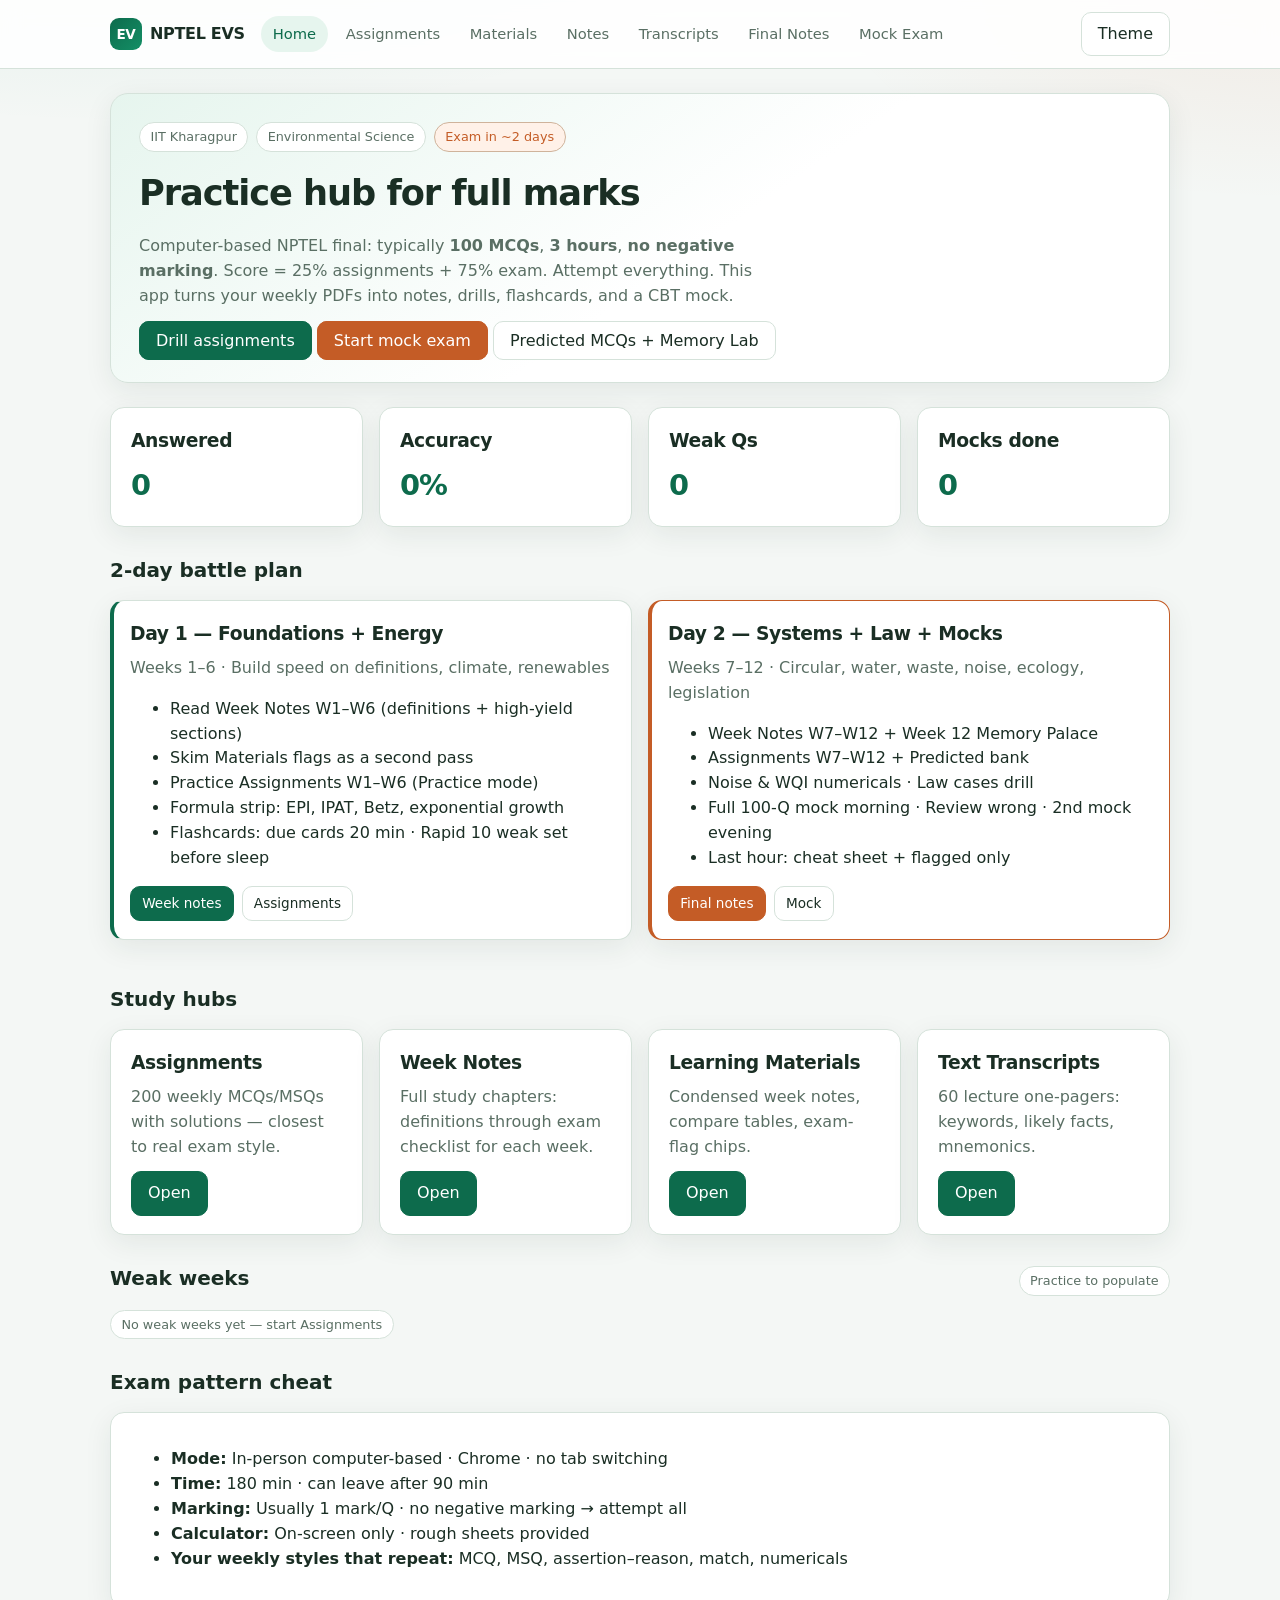
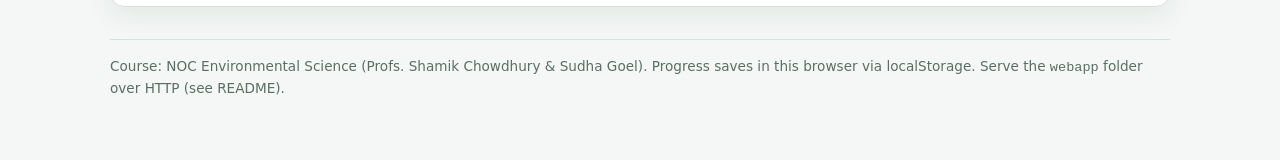
<file: index.html>
<!DOCTYPE html>
<html lang="en">
<head>
  <meta charset="UTF-8" />
  <meta name="viewport" content="width=device-width, initial-scale=1" />
  <meta name="theme-color" content="#0f766e" />
  <meta name="mobile-web-app-capable" content="yes" />
  <meta name="apple-mobile-web-app-capable" content="yes" />
  <meta name="apple-mobile-web-app-status-bar-style" content="default" />
  <meta name="apple-mobile-web-app-title" content="NPTEL EVS" />
  <link rel="manifest" href="manifest.webmanifest" />
  <link rel="apple-touch-icon" href="icons/icon-192.png" />
  <title>NPTEL EVS — 2-Day Practice Hub</title>
  <link rel="stylesheet" href="css/styles.css" />
</head>
<body>
  <header class="topbar">
    <div class="topbar-inner">
      <a class="logo" href="index.html"><span class="logo-mark">EV</span> NPTEL EVS</a>
      <nav class="nav">
        <a href="index.html" class="active">Home</a>
        <a href="assignments.html">Assignments</a>
        <a href="materials.html">Materials</a>
        <a href="notes.html">Notes</a>
        <a href="transcripts.html">Transcripts</a>
        <a href="final.html">Final Notes</a>
        <a href="mock.html">Mock Exam</a>
      </nav>
      <div class="top-actions">
        <button class="btn btn-sm" id="themeToggle" type="button">Theme</button>
      </div>
    </div>
  </header>

  <main class="wrap">
    <section class="hero">
      <div class="hero-meta">
        <span class="chip">IIT Kharagpur</span>
        <span class="chip">Environmental Science</span>
        <span class="chip hot">Exam in ~2 days</span>
      </div>
      <h1>Practice hub for full marks</h1>
      <p>
        Computer-based NPTEL final: typically <strong>100 MCQs</strong>, <strong>3 hours</strong>,
        <strong>no negative marking</strong>. Score = 25% assignments + 75% exam. Attempt everything.
        This app turns your weekly PDFs into notes, drills, flashcards, and a CBT mock.
      </p>
      <div class="actions">
        <a class="btn btn-primary" href="assignments.html">Drill assignments</a>
        <a class="btn btn-accent" href="mock.html">Start mock exam</a>
        <a class="btn" href="final.html">Predicted MCQs + Memory Lab</a>
      </div>
    </section>

    <div class="grid grid-4" id="statsGrid">
      <div class="card"><h3>Answered</h3><div class="score-big" id="statAnswered" style="font-size:1.8rem">0</div></div>
      <div class="card"><h3>Accuracy</h3><div class="score-big" id="statAcc" style="font-size:1.8rem">0%</div></div>
      <div class="card"><h3>Weak Qs</h3><div class="score-big" id="statWeak" style="font-size:1.8rem">0</div></div>
      <div class="card"><h3>Mocks done</h3><div class="score-big" id="statMocks" style="font-size:1.8rem">0</div></div>
    </div>

    <div class="section-title"><h2>2-day battle plan</h2></div>
    <div class="grid grid-2">
      <div class="card plan-day">
        <h3>Day 1 — Foundations + Energy</h3>
        <p>Weeks 1–6 · Build speed on definitions, climate, renewables</p>
        <ul>
          <li>Read Week Notes W1–W6 (definitions + high-yield sections)</li>
          <li>Skim Materials flags as a second pass</li>
          <li>Practice Assignments W1–W6 (Practice mode)</li>
          <li>Formula strip: EPI, IPAT, Betz, exponential growth</li>
          <li>Flashcards: due cards 20 min · Rapid 10 weak set before sleep</li>
        </ul>
        <div class="actions">
          <a class="btn btn-sm btn-primary" href="notes.html">Week notes</a>
          <a class="btn btn-sm" href="assignments.html">Assignments</a>
        </div>
      </div>
      <div class="card plan-day day2">
        <h3>Day 2 — Systems + Law + Mocks</h3>
        <p>Weeks 7–12 · Circular, water, waste, noise, ecology, legislation</p>
        <ul>
          <li>Week Notes W7–W12 + Week 12 Memory Palace</li>
          <li>Assignments W7–W12 + Predicted bank</li>
          <li>Noise &amp; WQI numericals · Law cases drill</li>
          <li>Full 100-Q mock morning · Review wrong · 2nd mock evening</li>
          <li>Last hour: cheat sheet + flagged only</li>
        </ul>
        <div class="actions">
          <a class="btn btn-sm btn-accent" href="final.html">Final notes</a>
          <a class="btn btn-sm" href="mock.html">Mock</a>
        </div>
      </div>
    </div>

    <div class="section-title"><h2>Study hubs</h2></div>
    <div class="grid grid-4">
      <div class="card">
        <h3>Assignments</h3>
        <p>200 weekly MCQs/MSQs with solutions — closest to real exam style.</p>
        <div class="actions"><a class="btn btn-primary" href="assignments.html">Open</a></div>
      </div>
      <div class="card">
        <h3>Week Notes</h3>
        <p>Full study chapters: definitions through exam checklist for each week.</p>
        <div class="actions"><a class="btn btn-primary" href="notes.html">Open</a></div>
      </div>
      <div class="card">
        <h3>Learning Materials</h3>
        <p>Condensed week notes, compare tables, exam-flag chips.</p>
        <div class="actions"><a class="btn btn-primary" href="materials.html">Open</a></div>
      </div>
      <div class="card">
        <h3>Text Transcripts</h3>
        <p>60 lecture one-pagers: keywords, likely facts, mnemonics.</p>
        <div class="actions"><a class="btn btn-primary" href="transcripts.html">Open</a></div>
      </div>
    </div>

    <div class="section-title"><h2>Weak weeks</h2><span class="chip" id="weakHint">Practice to populate</span></div>
    <div class="week-pills" id="weakWeeks"></div>

    <div class="section-title"><h2>Exam pattern cheat</h2></div>
    <div class="card">
      <ul>
        <li><strong>Mode:</strong> In-person computer-based · Chrome · no tab switching</li>
        <li><strong>Time:</strong> 180 min · can leave after 90 min</li>
        <li><strong>Marking:</strong> Usually 1 mark/Q · no negative marking → attempt all</li>
        <li><strong>Calculator:</strong> On-screen only · rough sheets provided</li>
        <li><strong>Your weekly styles that repeat:</strong> MCQ, MSQ, assertion–reason, match, numericals</li>
      </ul>
    </div>

    <p class="footer-note">
      Course: NOC Environmental Science (Profs. Shamik Chowdhury &amp; Sudha Goel).
      Progress saves in this browser via localStorage. Serve the <code>webapp</code> folder over HTTP (see README).
    </p>
  </main>

  <script src="js/app.js"></script>
  <script>
    async function initHome() {
      const stats = EVS.progressStats();
      document.getElementById("statAnswered").textContent = stats.answered;
      document.getElementById("statAcc").textContent = stats.accuracy + "%";
      document.getElementById("statWeak").textContent = stats.weakCount;
      document.getElementById("statMocks").textContent = stats.mocks;

      const weakMap = EVS.weekWeakMap();
      const el = document.getElementById("weakWeeks");
      const weeks = Object.keys(weakMap).map(Number).sort((a,b)=>a-b);
      if (!weeks.length) {
        el.innerHTML = '<span class="chip">No weak weeks yet — start Assignments</span>';
        return;
      }
      document.getElementById("weakHint").textContent = "More misses = higher priority";
      el.innerHTML = weeks.map(w =>
        `<a class="week-pill weak" href="assignments.html?week=${w}">W${w} · ${weakMap[w]} miss</a>`
      ).join("");
    }
    initHome();
  </script>
</body>
</html>
</file>
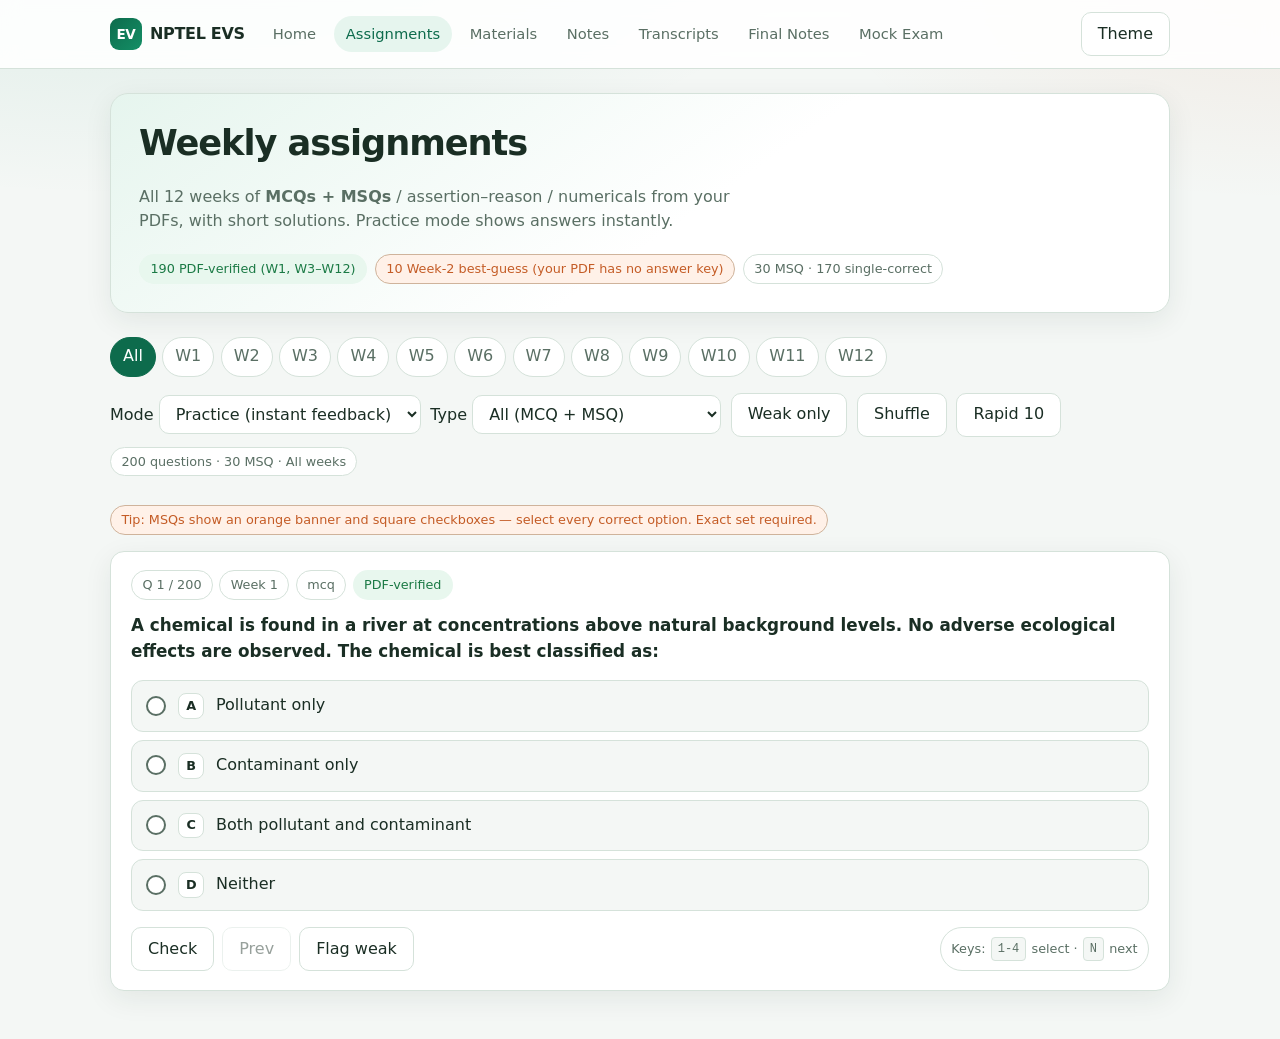
<file: assignments.html>
<!DOCTYPE html>
<html lang="en">
<head>
  <meta charset="UTF-8" />
  <meta name="viewport" content="width=device-width, initial-scale=1" />
  <meta name="theme-color" content="#0f766e" />
  <meta name="mobile-web-app-capable" content="yes" />
  <meta name="apple-mobile-web-app-capable" content="yes" />
  <meta name="apple-mobile-web-app-status-bar-style" content="default" />
  <meta name="apple-mobile-web-app-title" content="NPTEL EVS" />
  <link rel="manifest" href="manifest.webmanifest" />
  <link rel="apple-touch-icon" href="icons/icon-192.png" />
  <title>Assignments — NPTEL EVS</title>
  <link rel="stylesheet" href="css/styles.css" />
</head>
<body>
  <header class="topbar">
    <div class="topbar-inner">
      <a class="logo" href="index.html"><span class="logo-mark">EV</span> NPTEL EVS</a>
      <nav class="nav">
        <a href="index.html">Home</a>
        <a href="assignments.html" class="active">Assignments</a>
        <a href="materials.html">Materials</a>
        <a href="notes.html">Notes</a>
        <a href="transcripts.html">Transcripts</a>
        <a href="final.html">Final Notes</a>
        <a href="mock.html">Mock Exam</a>
      </nav>
      <div class="top-actions"><button class="btn btn-sm" id="themeToggle" type="button">Theme</button></div>
    </div>
  </header>

  <main class="wrap">
    <section class="hero">
      <h1>Weekly assignments</h1>
      <p>All 12 weeks of <strong>MCQs + MSQs</strong> / assertion–reason / numericals from your PDFs, with short solutions. Practice mode shows answers instantly.</p>
      <div class="hero-meta">
        <span class="chip ok">190 PDF-verified (W1, W3–W12)</span>
        <span class="chip hot">10 Week-2 best-guess (your PDF has no answer key)</span>
        <span class="chip">30 MSQ · 170 single-correct</span>
      </div>
    </section>

    <div class="week-pills" id="weekPills"></div>

    <div class="toolbar">
      <label>Mode
        <select id="modeSelect">
          <option value="practice">Practice (instant feedback)</option>
          <option value="quiz">Quiz (score at end)</option>
        </select>
      </label>
      <label>Type
        <select id="typeSelect">
          <option value="all">All (MCQ + MSQ)</option>
          <option value="mcq">MCQ only (single correct)</option>
          <option value="msq">MSQ only (multi-select)</option>
        </select>
      </label>
      <button class="btn" id="btnWeak">Weak only</button>
      <button class="btn" id="btnShuffle">Shuffle</button>
      <button class="btn btn-accent" id="btnRapid">Rapid 10</button>
      <span class="chip" id="setInfo"></span>
    </div>
    <p class="chip hot" style="margin-bottom:1rem">
      Tip: MSQs show an orange banner and square checkboxes — select every correct option. Exact set required.
    </p>

    <div id="notesPanel" class="card" style="margin-bottom:1rem;display:none"></div>
    <div id="quizRoot"></div>
  </main>

  <script src="js/app.js"></script>
  <script src="js/quiz.js"></script>
  <script>
    let allQs = [];
    let weeksMeta = [];
    let engine = null;
    let currentWeek = 0; // 0 = all
    let weakOnly = false;
    let typeFilter = "all";

    async function init() {
      const [assign, weeks, materials] = await Promise.all([
        EVS.fetchJSON("data/assignments.json"),
        EVS.fetchJSON("data/weeks.json"),
        EVS.fetchJSON("data/materials-notes.json"),
      ]);
      weeksMeta = weeks;
      allQs = EVS.flattenAssignments(assign);
      window._materials = materials;

      const params = new URLSearchParams(location.search);
      currentWeek = Number(params.get("week") || 0);

      const pills = document.getElementById("weekPills");
      pills.innerHTML =
        `<button class="week-pill ${currentWeek===0?"active":""}" data-w="0">All</button>` +
        weeks.map(w =>
          `<button class="week-pill ${currentWeek===w.week?"active":""}" data-w="${w.week}">W${w.week}</button>`
        ).join("");
      pills.querySelectorAll(".week-pill").forEach(b => {
        b.onclick = () => {
          currentWeek = Number(b.dataset.w);
          pills.querySelectorAll(".week-pill").forEach(x => x.classList.remove("active"));
          b.classList.add("active");
          loadSet();
        };
      });

      document.getElementById("modeSelect").onchange = () => loadSet();
      document.getElementById("typeSelect").onchange = (e) => {
        typeFilter = e.target.value;
        loadSet();
      };
      document.getElementById("btnWeak").onclick = () => {
        weakOnly = !weakOnly;
        document.getElementById("btnWeak").classList.toggle("btn-primary", weakOnly);
        loadSet();
      };
      document.getElementById("btnShuffle").onclick = () => loadSet(true);
      document.getElementById("btnRapid").onclick = () => {
        let pool = filterQs();
        pool = EVS.shuffle(pool).slice(0, 10);
        startEngine(pool, "quiz");
        document.getElementById("setInfo").textContent = `Rapid 10 · ${pool.length} Qs`;
      };

      engine = QuizEngine.create(document.getElementById("quizRoot"));
      loadSet();
    }

    function isMulti(q) {
      return q.multi === true || q.type === "msq" || Array.isArray(q.answer);
    }

    function filterQs() {
      let qs = allQs;
      if (currentWeek) qs = qs.filter(q => q.week === currentWeek);
      if (typeFilter === "msq") qs = qs.filter(isMulti);
      if (typeFilter === "mcq") qs = qs.filter(q => !isMulti(q));
      if (weakOnly) {
        const weak = new Set(EVS.getStore().weakIds || []);
        const missed = Object.entries(EVS.getStore().answered || {})
          .filter(([, v]) => !v.correct)
          .map(([id]) => id);
        missed.forEach(id => weak.add(id));
        const filtered = qs.filter(q => weak.has(q.id));
        if (filtered.length) qs = filtered;
      }
      return qs;
    }

    function loadSet(shuffle = false) {
      let qs = filterQs();
      if (shuffle) qs = EVS.shuffle(qs);
      const mode = document.getElementById("modeSelect").value;
      startEngine(qs, mode);
      const msqN = qs.filter(isMulti).length;
      document.getElementById("setInfo").textContent = `${qs.length} questions` +
        (msqN ? ` · ${msqN} MSQ` : "") +
        (currentWeek ? ` · Week ${currentWeek}` : " · All weeks") +
        (typeFilter !== "all" ? ` · ${typeFilter}` : "") +
        (weakOnly ? " · weak filter" : "");

      // mini notes for selected week
      const panel = document.getElementById("notesPanel");
      if (currentWeek && window._materials) {
        const note = (window._materials.weeks || []).find(w => w.week === currentWeek);
        if (note) {
          panel.style.display = "block";
          panel.innerHTML = `
            <h3 style="margin-top:0">${note.title}</h3>
            <div class="flag-row">${(note.examFlags||[]).slice(0,8).map(f=>`<span class="flag">${f}</span>`).join("")}</div>
            <p style="margin:0;color:var(--muted)">Must remember: ${(note.mustRemember||[]).slice(0,3).join(" · ")}</p>
            <a class="btn btn-sm" style="margin-top:0.5rem" href="notes.html?week=${currentWeek}">Full week notes</a>`;
        }
      } else {
        panel.style.display = "none";
      }
    }

    function startEngine(qs, mode) {
      engine.setMode(mode);
      engine.setQuestions(qs);
    }

    init().catch(err => {
      document.getElementById("quizRoot").innerHTML =
        `<div class="empty">Could not load data. Serve this folder over HTTP.<br>${err.message}</div>`;
    });
  </script>
</body>
</html>
</file>
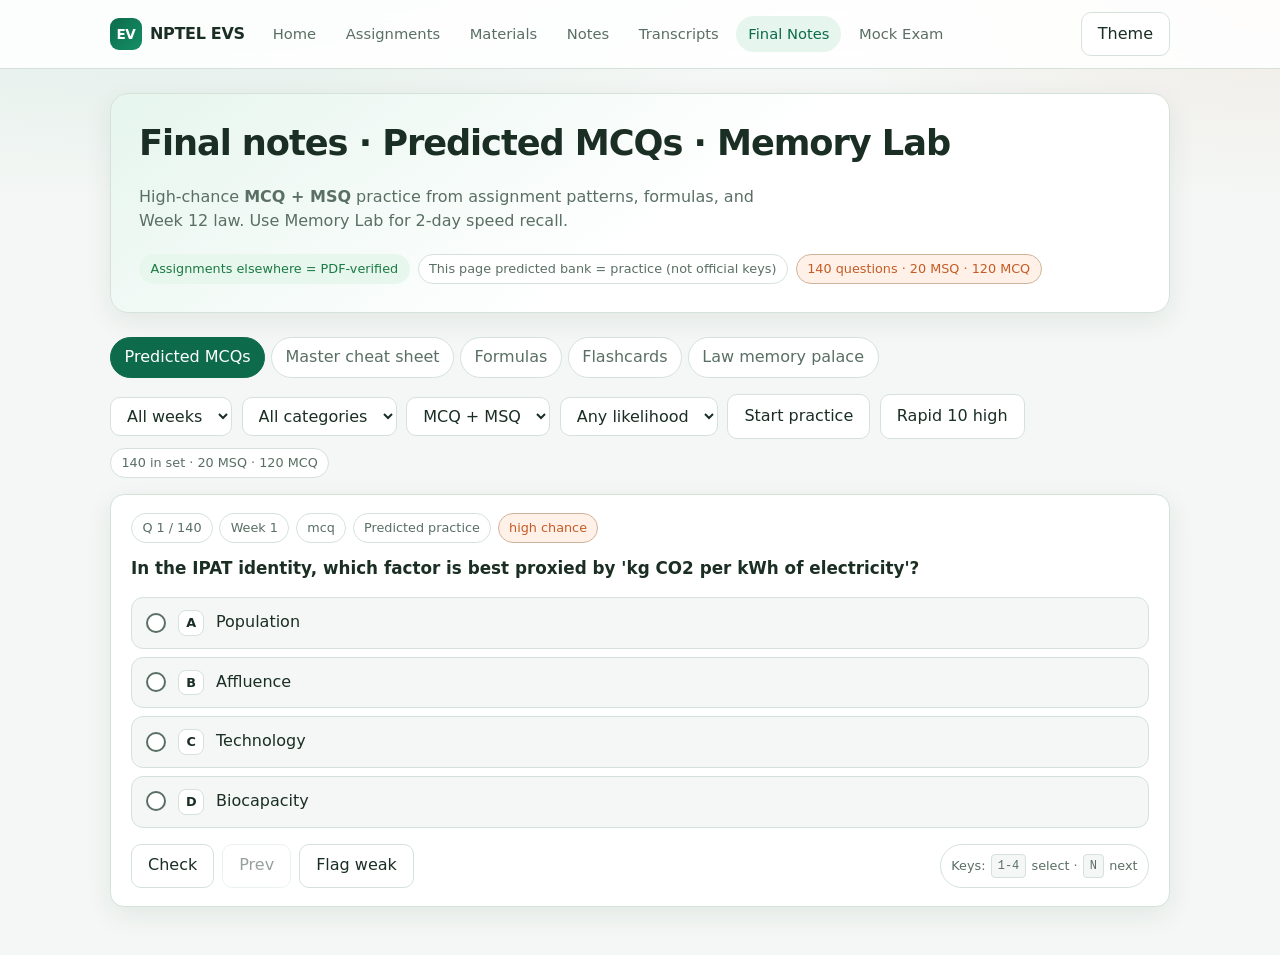
<file: final.html>
<!DOCTYPE html>
<html lang="en">
<head>
  <meta charset="UTF-8" />
  <meta name="viewport" content="width=device-width, initial-scale=1" />
  <meta name="theme-color" content="#0f766e" />
  <meta name="mobile-web-app-capable" content="yes" />
  <meta name="apple-mobile-web-app-capable" content="yes" />
  <meta name="apple-mobile-web-app-status-bar-style" content="default" />
  <meta name="apple-mobile-web-app-title" content="NPTEL EVS" />
  <link rel="manifest" href="manifest.webmanifest" />
  <link rel="apple-touch-icon" href="icons/icon-192.png" />
  <title>Final Notes & Predicted MCQs — NPTEL EVS</title>
  <link rel="stylesheet" href="css/styles.css" />
</head>
<body>
  <header class="topbar">
    <div class="topbar-inner">
      <a class="logo" href="index.html"><span class="logo-mark">EV</span> NPTEL EVS</a>
      <nav class="nav">
        <a href="index.html">Home</a>
        <a href="assignments.html">Assignments</a>
        <a href="materials.html">Materials</a>
        <a href="notes.html">Notes</a>
        <a href="transcripts.html">Transcripts</a>
        <a href="final.html" class="active">Final Notes</a>
        <a href="mock.html">Mock Exam</a>
      </nav>
      <div class="top-actions"><button class="btn btn-sm" id="themeToggle" type="button">Theme</button></div>
    </div>
  </header>

  <main class="wrap">
    <section class="hero">
      <h1>Final notes · Predicted MCQs · Memory Lab</h1>
      <p>High-chance <strong>MCQ + MSQ</strong> practice from assignment patterns, formulas, and Week 12 law. Use Memory Lab for 2-day speed recall.</p>
      <div class="hero-meta">
        <span class="chip ok">Assignments elsewhere = PDF-verified</span>
        <span class="chip">This page predicted bank = practice (not official keys)</span>
        <span class="chip hot" id="predMixInfo">Loading…</span>
      </div>
    </section>

    <div class="tabs" id="tabs">
      <button class="tab active" data-tab="predicted">Predicted MCQs</button>
      <button class="tab" data-tab="cheat">Master cheat sheet</button>
      <button class="tab" data-tab="formulas">Formulas</button>
      <button class="tab" data-tab="flash">Flashcards</button>
      <button class="tab" data-tab="palace">Law memory palace</button>
    </div>

    <section id="panel-predicted">
      <div class="toolbar">
        <select id="predWeek">
          <option value="0">All weeks</option>
        </select>
        <select id="predCat">
          <option value="">All categories</option>
          <option value="definition">Definition</option>
          <option value="formula">Formula</option>
          <option value="law">Law</option>
          <option value="numerical">Numerical</option>
          <option value="concept">Concept</option>
        </select>
        <select id="predType">
          <option value="">MCQ + MSQ</option>
          <option value="mcq">MCQ only</option>
          <option value="msq">MSQ only</option>
        </select>
        <select id="predLike">
          <option value="">Any likelihood</option>
          <option value="high">High chance</option>
          <option value="medium">Medium</option>
        </select>
        <button class="btn btn-primary" id="predStart">Start practice</button>
        <button class="btn btn-accent" id="predRapid">Rapid 10 high</button>
        <span class="chip" id="predInfo"></span>
      </div>
      <div id="predQuiz"></div>
    </section>

    <section id="panel-cheat" hidden>
      <div class="card" id="cheatRoot"></div>
    </section>

    <section id="panel-formulas" hidden>
      <div class="formula-grid" id="formulaRoot"></div>
    </section>

    <section id="panel-flash" hidden>
      <div class="toolbar">
        <select id="flashWeek"><option value="0">All weeks</option></select>
        <button class="btn" id="flashDue">Due only</button>
        <button class="btn btn-primary" id="flashAll">Full deck</button>
      </div>
      <div id="flashRoot"></div>
    </section>

    <section id="panel-palace" hidden>
      <div class="grid grid-2">
        <div class="card">
          <h2 style="margin-top:0">Week 12 law path</h2>
          <p>Walk the story in order — say each cue aloud, then the doctrine.</p>
          <div class="palace" id="palaceRoot"></div>
        </div>
        <div class="card">
          <h2 style="margin-top:0">Mnemonics &amp; compare hooks</h2>
          <div id="mnemRoot"></div>
        </div>
      </div>
    </section>
  </main>

  <script src="js/app.js"></script>
  <script src="js/quiz.js"></script>
  <script src="js/flashcards.js"></script>
  <script>
    let predicted = [];
    let formulas = [];
    let flashcards = [];
    let mnemonics = null;
    let materials = null;
    let predEngine = null;
    let flashEngine = null;

    async function init() {
      const [pred, form, flash, mnem, mats, weeks] = await Promise.all([
        EVS.fetchJSON("data/predicted.json"),
        EVS.fetchJSON("data/formulas.json"),
        EVS.fetchJSON("data/flashcards.json"),
        EVS.fetchJSON("data/mnemonics.json"),
        EVS.fetchJSON("data/materials-notes.json"),
        EVS.fetchJSON("data/weeks.json"),
      ]);
      predicted = pred.questions || [];
      formulas = Array.isArray(form) ? form : (form.formulas || []);
      flashcards = flash.cards || [];
      mnemonics = mnem;
      materials = mats;

      const weekOpts = weeks.map(w => `<option value="${w.week}">Week ${w.week}</option>`).join("");
      document.getElementById("predWeek").innerHTML += weekOpts;
      document.getElementById("flashWeek").innerHTML += weekOpts;

      document.getElementById("tabs").addEventListener("click", (e) => {
        const t = e.target.closest(".tab");
        if (!t) return;
        document.querySelectorAll(".tab").forEach(x => x.classList.remove("active"));
        t.classList.add("active");
        ["predicted","cheat","formulas","flash","palace"].forEach(id => {
          document.getElementById("panel-" + id).hidden = t.dataset.tab !== id;
        });
        if (t.dataset.tab === "cheat") renderCheat();
        if (t.dataset.tab === "formulas") renderFormulas();
        if (t.dataset.tab === "palace") renderPalace();
        if (t.dataset.tab === "flash") startFlash(false);
      });

      predEngine = QuizEngine.create(document.getElementById("predQuiz"));
      flashEngine = Flashcards.create(document.getElementById("flashRoot"), flashcards);

      document.getElementById("predStart").onclick = () => startPred(false);
      document.getElementById("predRapid").onclick = () => startPred(true);
      ["predWeek", "predCat", "predLike", "predType"].forEach((id) => {
        document.getElementById(id).onchange = () => startPred(false);
      });
      document.getElementById("flashDue").onclick = () => startFlash(true);
      document.getElementById("flashAll").onclick = () => startFlash(false);

      predicted = predicted.map((q) =>
        EVS.normalizeQuestion({ ...q, source: "predicted", trust: "predicted", verified: false })
      );
      const msqAll = predicted.filter(isMulti).length;
      document.getElementById("predMixInfo").textContent =
        `${predicted.length} questions · ${msqAll} MSQ · ${predicted.length - msqAll} MCQ`;
      startPred(false);
    }

    function isMulti(q) {
      return q.multi === true || q.type === "msq" || Array.isArray(q.answer);
    }

    function filterPred() {
      const w = Number(document.getElementById("predWeek").value);
      const cat = document.getElementById("predCat").value;
      const like = document.getElementById("predLike").value;
      const typ = document.getElementById("predType").value;
      return predicted.filter(q => {
        if (w && q.week !== w) return false;
        if (cat && q.category !== cat) return false;
        if (like && q.likelihood !== like) return false;
        if (typ === "msq" && !isMulti(q)) return false;
        if (typ === "mcq" && isMulti(q)) return false;
        return true;
      });
    }

    function startPred(rapidHigh) {
      let qs = filterPred();
      if (rapidHigh) {
        // Mix high-chance MCQ + MSQ (at least 3 MSQ when available)
        const high = predicted.filter((q) => q.likelihood === "high");
        const highMsq = EVS.shuffle(high.filter(isMulti));
        const highMcq = EVS.shuffle(high.filter((q) => !isMulti(q)));
        const msqTake = Math.min(3, highMsq.length);
        qs = EVS.shuffle([
          ...highMsq.slice(0, msqTake),
          ...highMcq.slice(0, 10 - msqTake),
        ]).slice(0, 10);
        // Still respect type filter if user set MSQ/MCQ only
        const typ = document.getElementById("predType").value;
        if (typ === "msq") qs = EVS.shuffle(highMsq).slice(0, 10);
        if (typ === "mcq") qs = EVS.shuffle(highMcq).slice(0, 10);
      }
      predEngine.setMode("practice");
      predEngine.setQuestions(qs);
      const msqN = qs.filter(isMulti).length;
      document.getElementById("predInfo").textContent =
        `${qs.length} in set · ${msqN} MSQ · ${qs.length - msqN} MCQ`;
    }

    function renderCheat() {
      const weeks = materials.weeks || [];
      document.getElementById("cheatRoot").innerHTML = weeks.map(n => `
        <div class="note-block" style="border-bottom:1px solid var(--line);padding-bottom:1rem;margin-bottom:1rem">
          <h3 style="margin:0 0 0.4rem">Week ${n.week}: ${esc(n.title)}</h3>
          <div class="flag-row">${(n.examFlags||[]).slice(0,10).map(f=>`<span class="flag">${esc(f)}</span>`).join("")}</div>
          <ul>${(n.mustRemember||[]).map(x=>`<li>${esc(x)}</li>`).join("")}</ul>
        </div>
      `).join("");
    }

    function renderFormulas() {
      document.getElementById("formulaRoot").innerHTML = formulas.map(f => `
        <div class="formula-card">
          <div class="chip">Week ${f.week}</div>
          <h3 style="margin:0.4rem 0">${esc(f.name)}</h3>
          <code>${esc(f.formula)}</code>
          <p style="font-size:0.88rem;margin:0.35rem 0"><strong>Vars:</strong> ${esc(f.variables)}</p>
          <p style="font-size:0.88rem;margin:0;color:var(--muted)">${esc(f.example)}</p>
          <p style="font-size:0.85rem;margin:0.4rem 0 0;color:var(--brand)">${esc(f.tip)}</p>
        </div>
      `).join("");
    }

    function startFlash(dueOnly) {
      const w = Number(document.getElementById("flashWeek").value);
      let cards = flashcards;
      if (w) cards = cards.filter(c => c.week === w);
      flashEngine.setCards(cards, dueOnly);
    }

    function renderPalace() {
      const steps = mnemonics.memoryPalace?.steps || [];
      document.getElementById("palaceRoot").innerHTML = `
        <p class="chip hot">${esc(mnemonics.memoryPalace?.title || "Memory palace")}</p>
        ${steps.map(s => `
          <div class="palace-step">
            <div class="palace-num">${s.order}</div>
            <div>
              <strong>${esc(s.cue)}</strong>
              <div style="color:var(--muted)">${esc(s.fact)}</div>
            </div>
          </div>
        `).join("")}
      `;
      const mnems = mnemonics.mnemonics || [];
      const hooks = mnemonics.compareHooks || [];
      document.getElementById("mnemRoot").innerHTML = `
        <div class="note-block">
          <h4>Mnemonics</h4>
          <ul>${mnems.map(m => {
            if (typeof m === "string") return `<li>${esc(m)}</li>`;
            const body = [m.expansion, m.hook].filter(Boolean).join(" — ");
            return `<li><strong>${esc(m.title || m.name || "")}:</strong> ${esc(body)}</li>`;
          }).join("")}</ul>
        </div>
        <div class="note-block">
          <h4>Compare hooks</h4>
          <ul>${hooks.map(h => {
            if (typeof h === "string") return `<li>${esc(h)}</li>`;
            return `<li><strong>${esc(h.pair || h.title || "")}:</strong> ${esc(h.hook || h.note || "")}</li>`;
          }).join("")}</ul>
        </div>
      `;
    }

    function esc(s) {
      return String(s||"").replace(/&/g,"&amp;").replace(/</g,"&lt;").replace(/>/g,"&gt;");
    }

    init().catch(e => {
      document.getElementById("predQuiz").innerHTML = `<div class="empty">${e.message}</div>`;
    });
  </script>
</body>
</html>
</file>
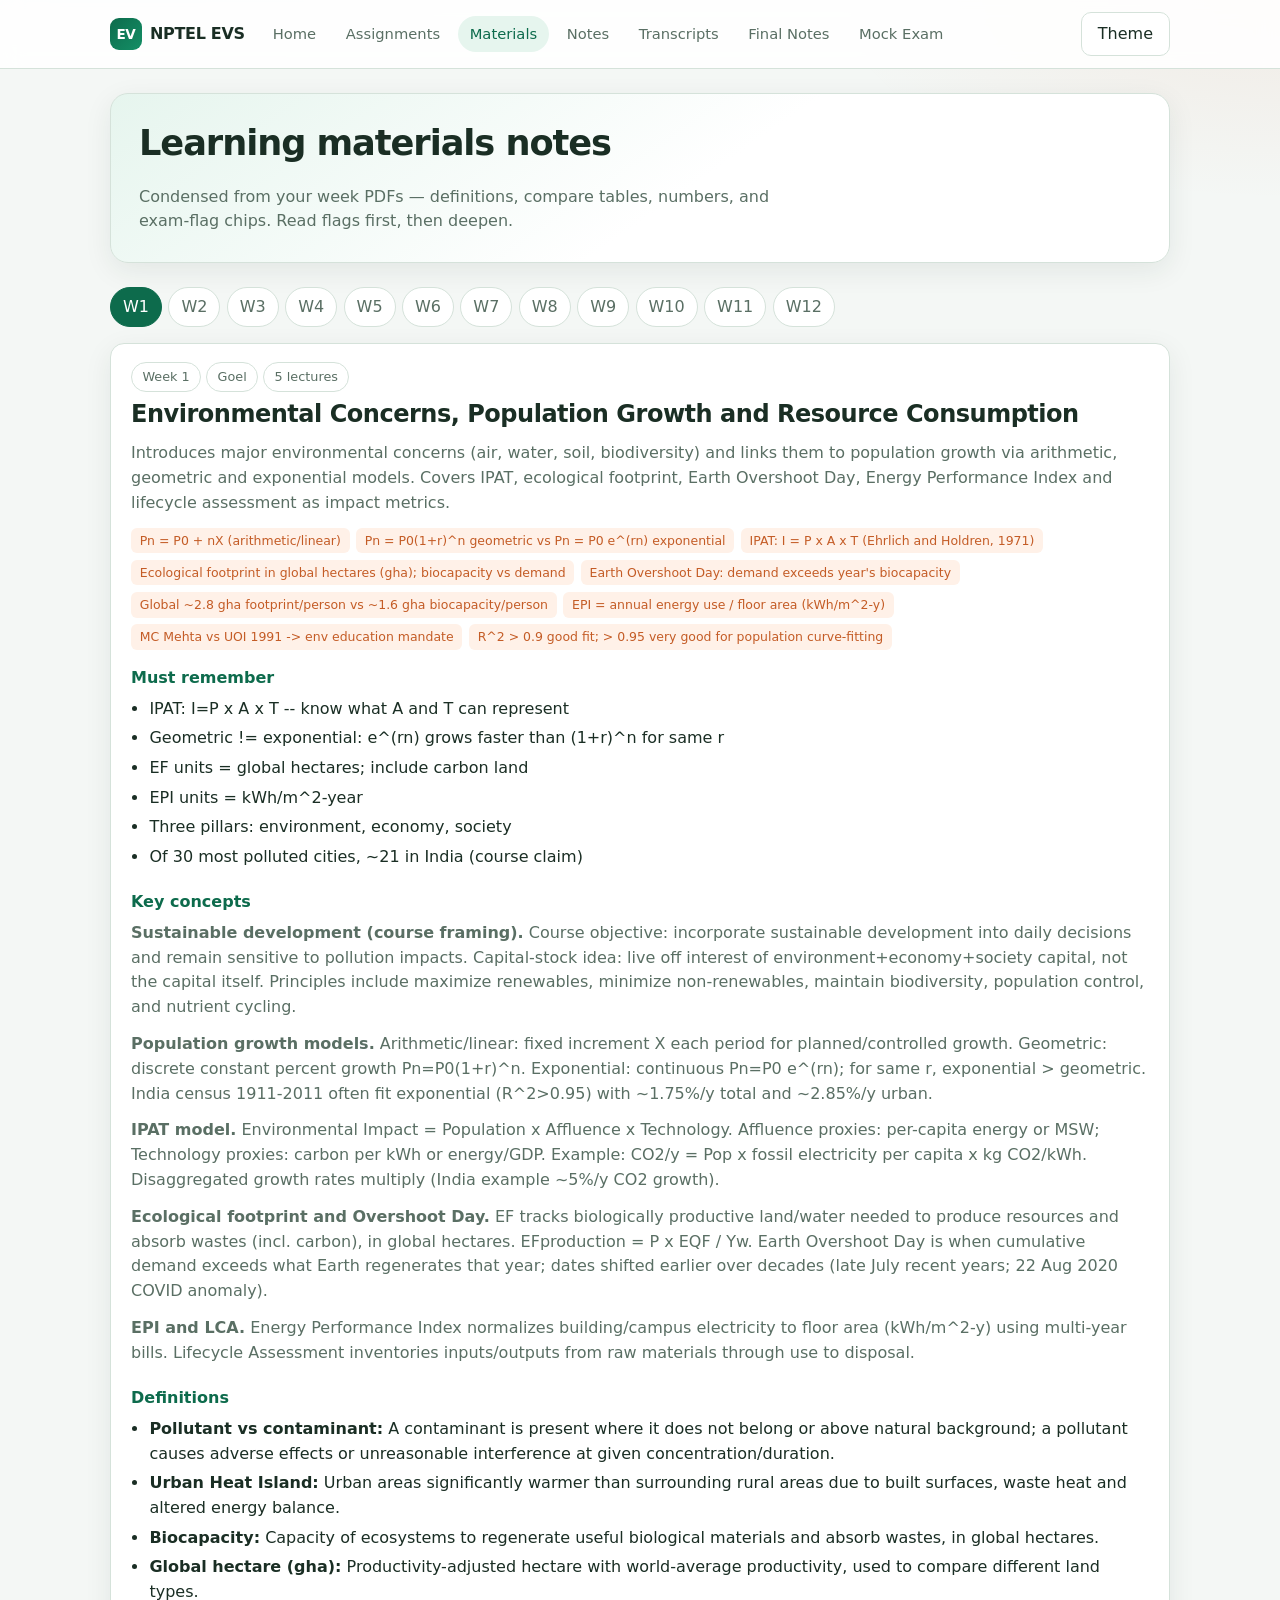
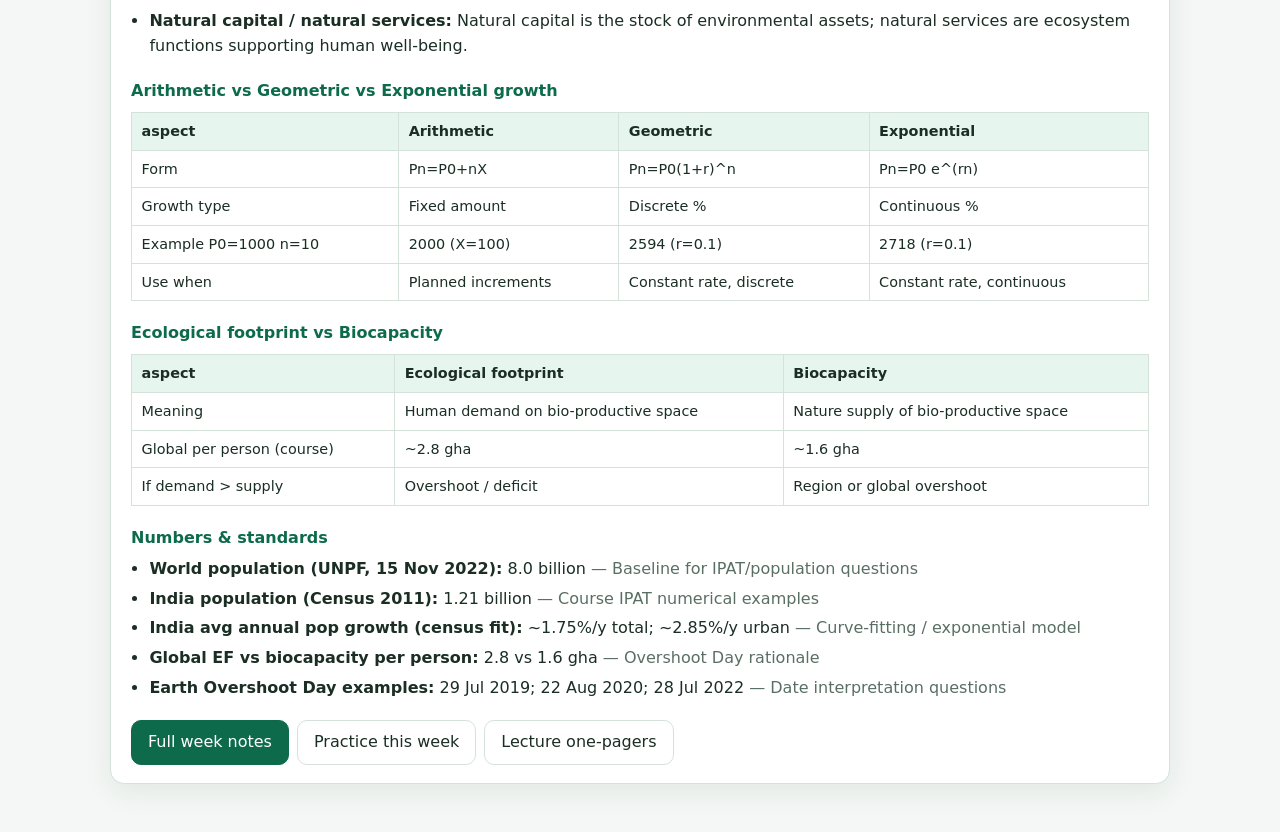
<file: materials.html>
<!DOCTYPE html>
<html lang="en">
<head>
  <meta charset="UTF-8" />
  <meta name="viewport" content="width=device-width, initial-scale=1" />
  <meta name="theme-color" content="#0f766e" />
  <meta name="mobile-web-app-capable" content="yes" />
  <meta name="apple-mobile-web-app-capable" content="yes" />
  <meta name="apple-mobile-web-app-status-bar-style" content="default" />
  <meta name="apple-mobile-web-app-title" content="NPTEL EVS" />
  <link rel="manifest" href="manifest.webmanifest" />
  <link rel="apple-touch-icon" href="icons/icon-192.png" />
  <title>Learning Materials — NPTEL EVS</title>
  <link rel="stylesheet" href="css/styles.css" />
</head>
<body>
  <header class="topbar">
    <div class="topbar-inner">
      <a class="logo" href="index.html"><span class="logo-mark">EV</span> NPTEL EVS</a>
      <nav class="nav">
        <a href="index.html">Home</a>
        <a href="assignments.html">Assignments</a>
        <a href="materials.html" class="active">Materials</a>
        <a href="notes.html">Notes</a>
        <a href="transcripts.html">Transcripts</a>
        <a href="final.html">Final Notes</a>
        <a href="mock.html">Mock Exam</a>
      </nav>
      <div class="top-actions"><button class="btn btn-sm" id="themeToggle" type="button">Theme</button></div>
    </div>
  </header>

  <main class="wrap">
    <section class="hero">
      <h1>Learning materials notes</h1>
      <p>Condensed from your week PDFs — definitions, compare tables, numbers, and exam-flag chips. Read flags first, then deepen.</p>
    </section>

    <div class="week-pills" id="weekPills"></div>
    <div id="content"></div>
  </main>

  <script src="js/app.js"></script>
  <script>
    async function init() {
      const [notes, weeks] = await Promise.all([
        EVS.fetchJSON("data/materials-notes.json"),
        EVS.fetchJSON("data/weeks.json"),
      ]);
      const params = new URLSearchParams(location.search);
      let week = Number(params.get("week") || 1);

      const pills = document.getElementById("weekPills");
      pills.innerHTML = weeks.map(w =>
        `<button class="week-pill ${w.week===week?"active":""}" data-w="${w.week}">W${w.week}</button>`
      ).join("");

      function show(wnum) {
        week = wnum;
        pills.querySelectorAll(".week-pill").forEach(b => {
          b.classList.toggle("active", Number(b.dataset.w) === week);
        });
        const n = (notes.weeks || []).find(x => x.week === week);
        const meta = weeks.find(x => x.week === week);
        if (!n) {
          document.getElementById("content").innerHTML = `<div class="empty">No notes for week ${week}</div>`;
          return;
        }
        EVS.markNoteRead("materials", String(week));

        const comparisons = (n.comparisons || []).map(c => {
          const rows = (c.rows || []).map((r,i) =>
            `<tr>${r.map(cell => i===0?`<th>${esc(cell)}</th>`:`<td>${esc(cell)}</td>`).join("")}</tr>`
          ).join("");
          return `<div class="note-block"><h4>${esc(c.title)}</h4><table class="compare">${rows}</table></div>`;
        }).join("");

        document.getElementById("content").innerHTML = `
          <div class="card">
            <div class="q-meta">
              <span class="chip">Week ${n.week}</span>
              <span class="chip">${esc(meta?.faculty || "")}</span>
              <span class="chip">${(meta?.lectures||[]).length} lectures</span>
            </div>
            <h2 style="margin-top:0.25rem">${esc(n.title)}</h2>
            <p>${esc(meta?.summary || "")}</p>
            <div class="flag-row">${(n.examFlags||[]).map(f=>`<span class="flag">${esc(f)}</span>`).join("")}</div>

            <div class="note-block">
              <h4>Must remember</h4>
              <ul>${(n.mustRemember||[]).map(x=>`<li>${esc(x)}</li>`).join("")}</ul>
            </div>

            <div class="note-block">
              <h4>Key concepts</h4>
              ${(n.concepts||[]).map(c=>`<p><strong>${esc(c.name)}.</strong> ${esc(c.note)}</p>`).join("")}
            </div>

            <div class="note-block">
              <h4>Definitions</h4>
              <ul>${(n.definitions||[]).map(d=>`<li><strong>${esc(d.term)}:</strong> ${esc(d.definition)}</li>`).join("")}</ul>
            </div>

            ${comparisons}

            <div class="note-block">
              <h4>Numbers &amp; standards</h4>
              <ul>${(n.numbers||[]).map(x=>`<li><strong>${esc(x.label)}:</strong> ${esc(x.value)} <span style="color:var(--muted)">— ${esc(x.why||"")}</span></li>`).join("")}</ul>
            </div>

            <div class="actions">
              <a class="btn btn-primary" href="notes.html?week=${week}">Full week notes</a>
              <a class="btn" href="assignments.html?week=${week}">Practice this week</a>
              <a class="btn" href="transcripts.html?week=${week}">Lecture one-pagers</a>
            </div>
          </div>`;
      }

      pills.querySelectorAll(".week-pill").forEach(b => {
        b.onclick = () => show(Number(b.dataset.w));
      });
      show(week);
    }

    function esc(s) {
      return String(s||"").replace(/&/g,"&amp;").replace(/</g,"&lt;").replace(/>/g,"&gt;");
    }

    init().catch(e => {
      document.getElementById("content").innerHTML = `<div class="empty">${e.message}</div>`;
    });
  </script>
</body>
</html>
</file>
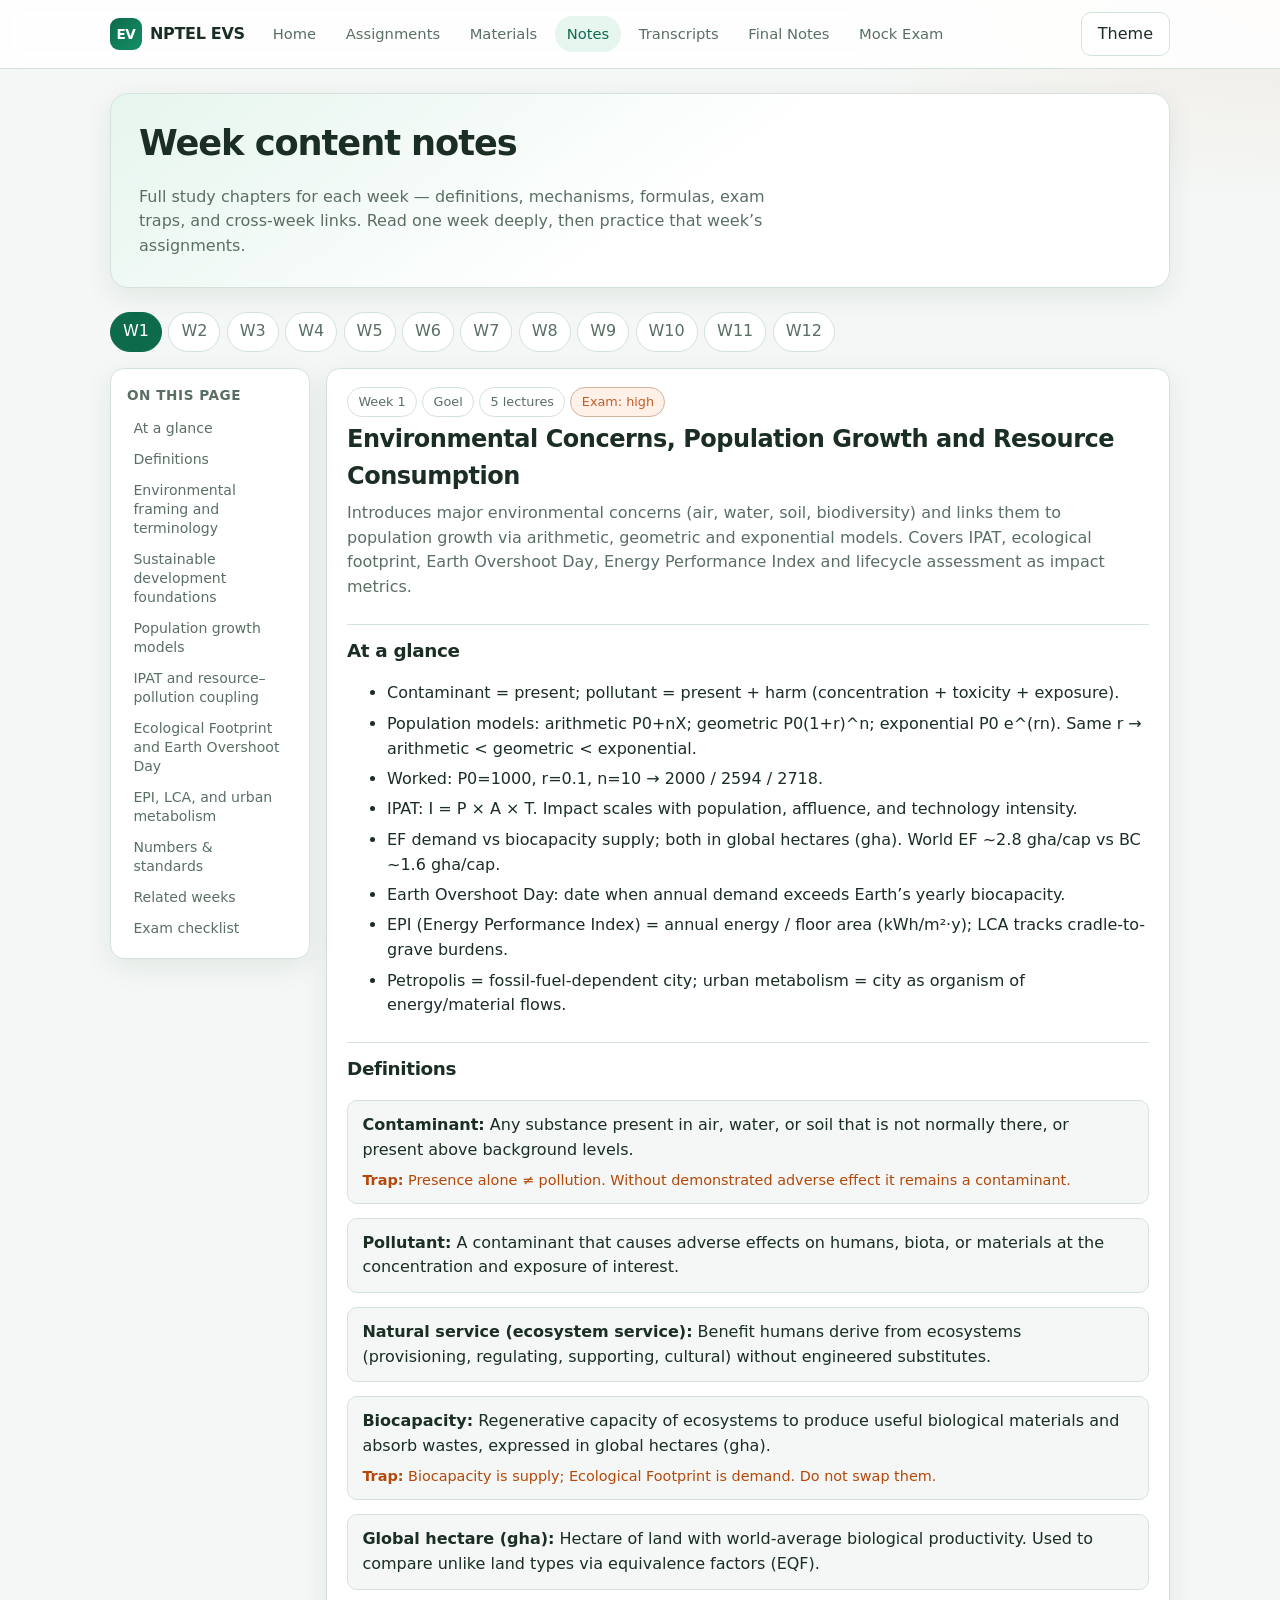
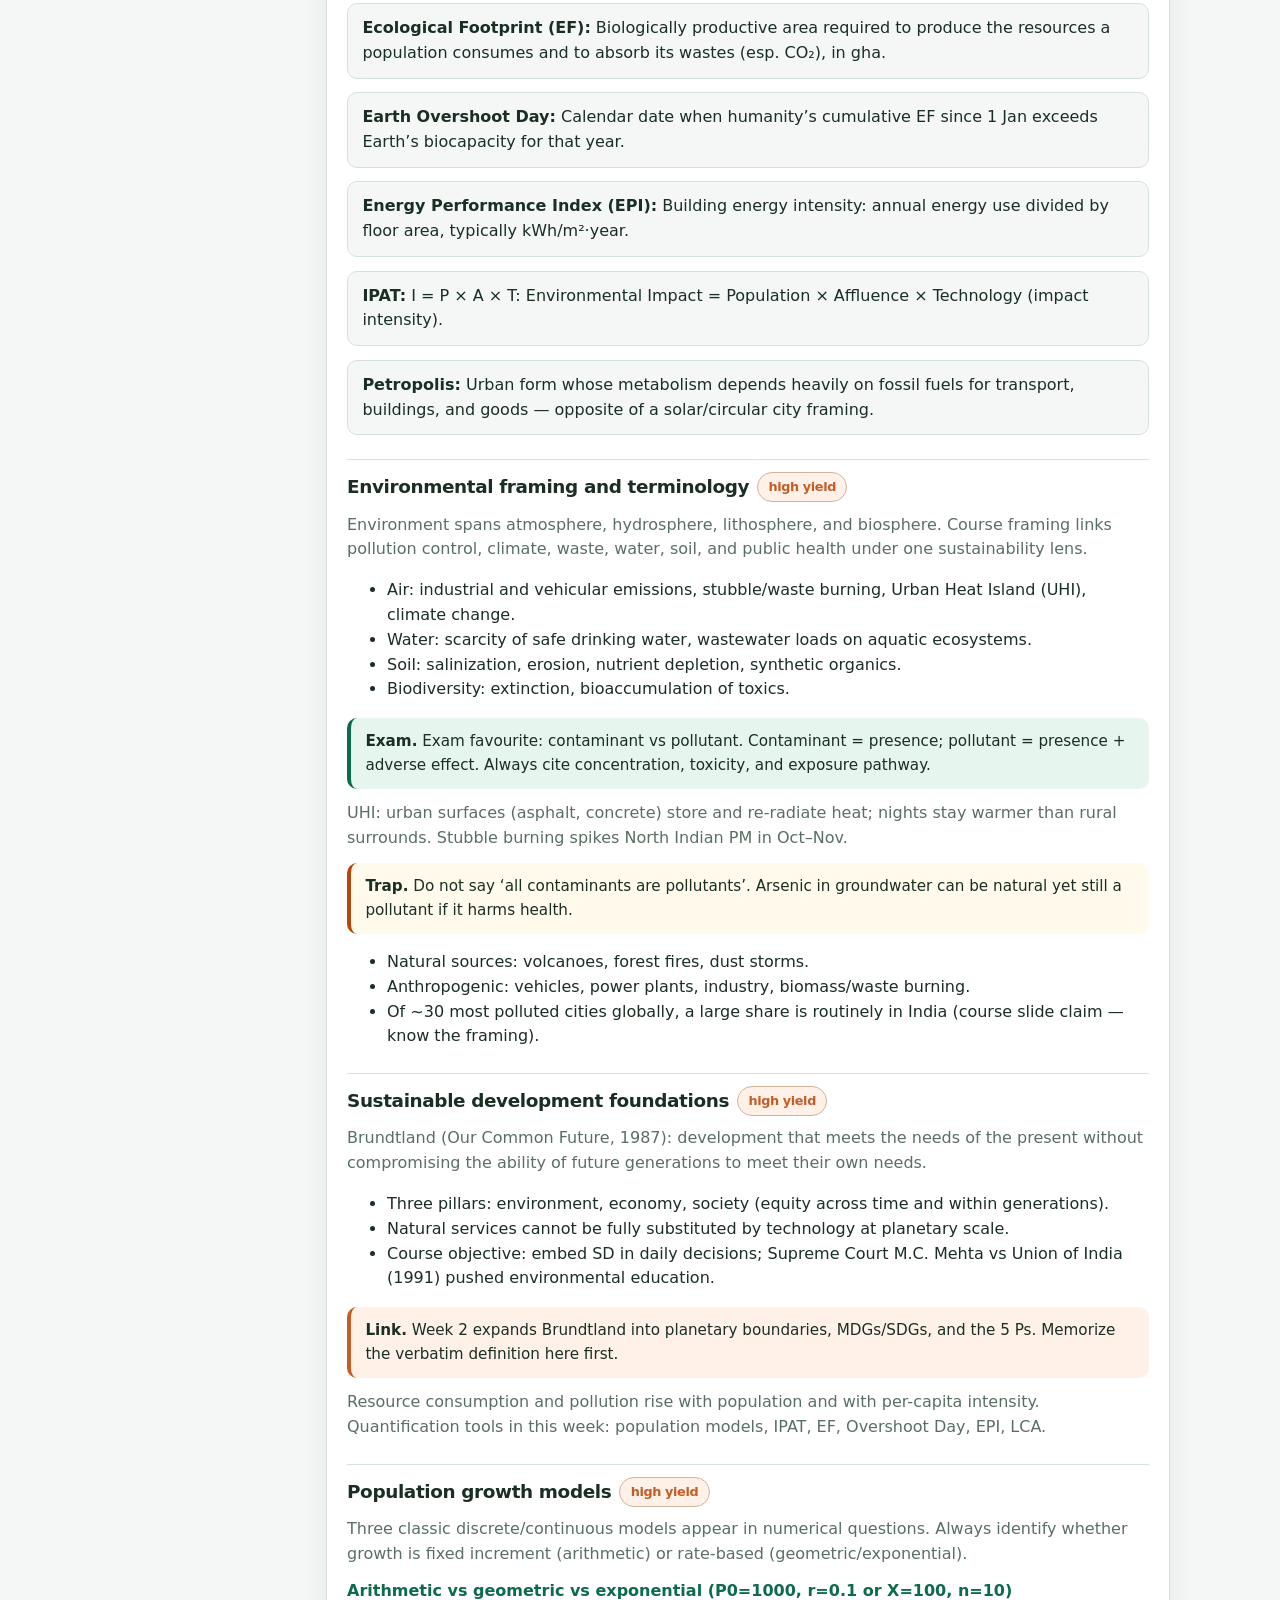
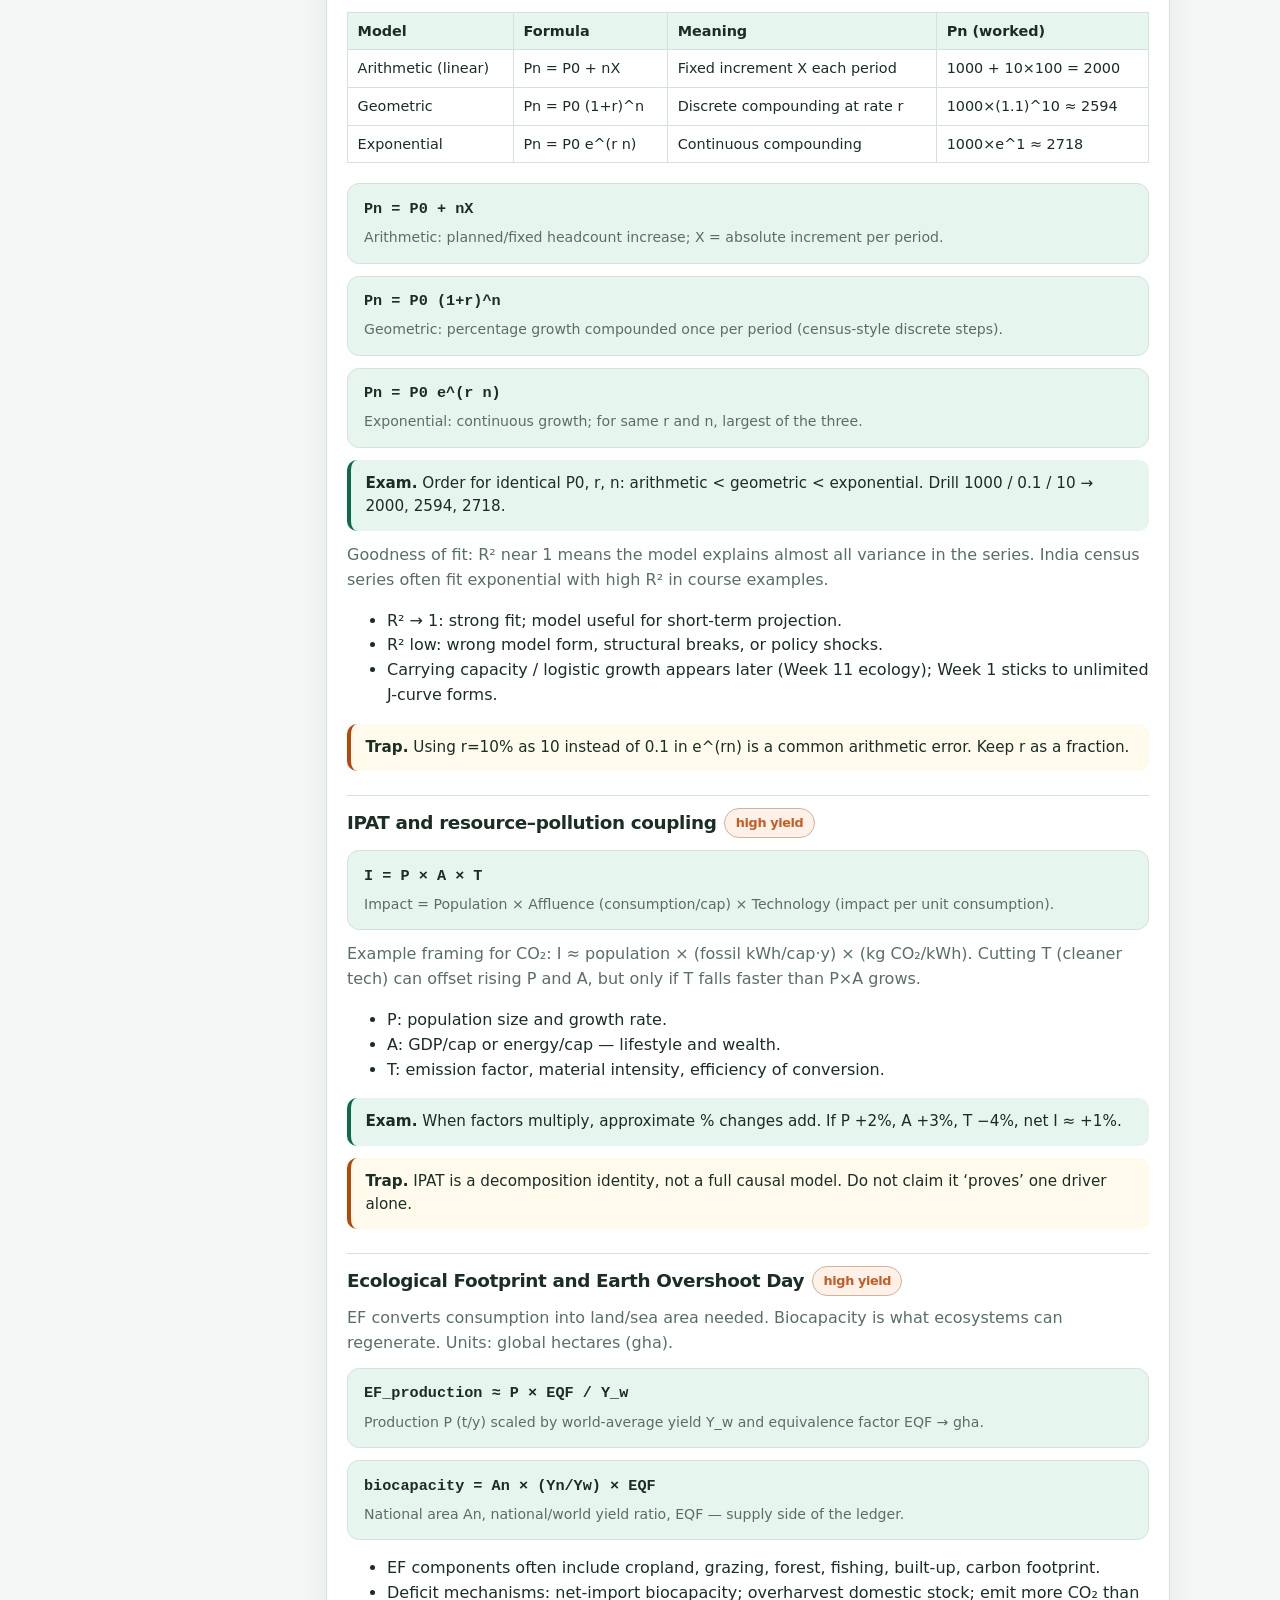
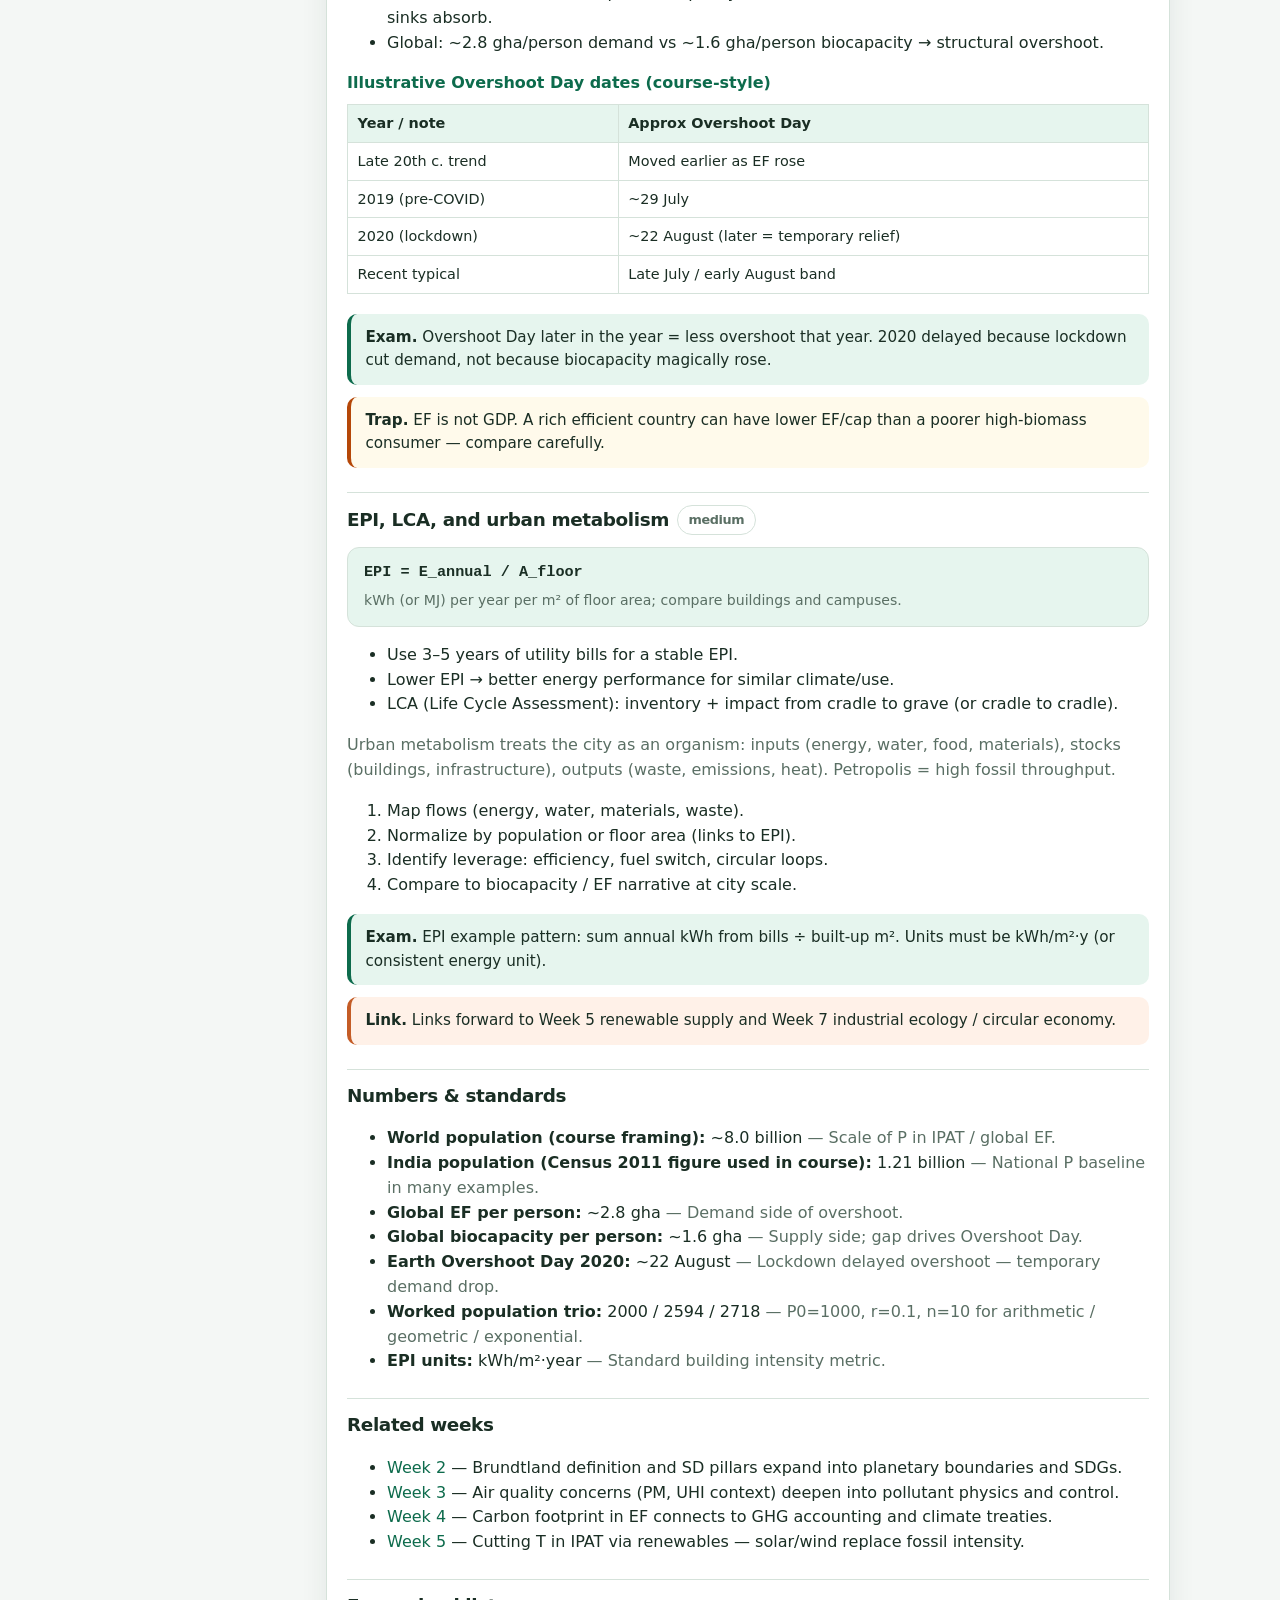
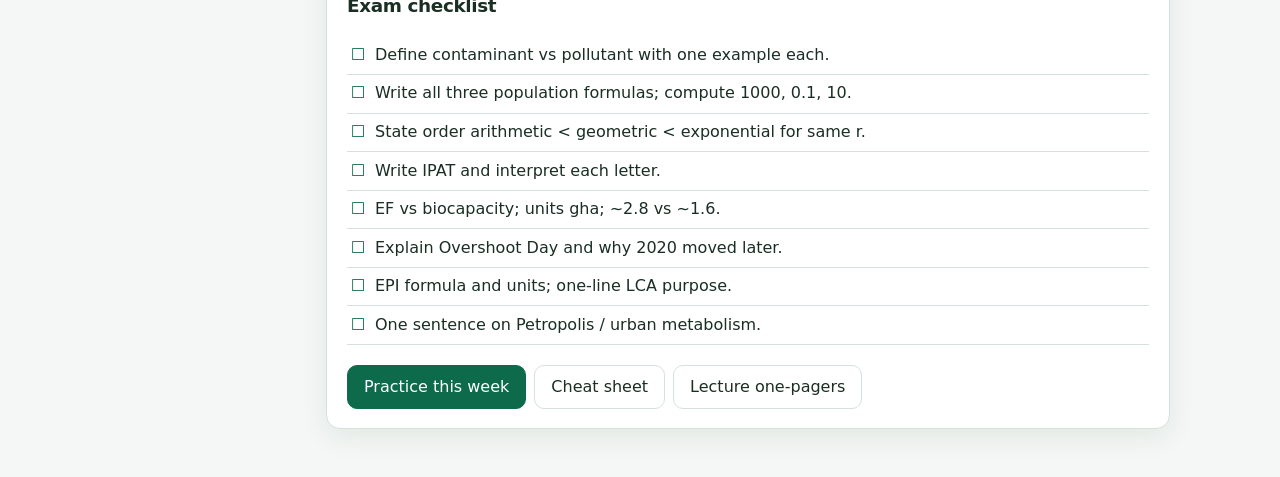
<file: notes.html>
<!DOCTYPE html>
<html lang="en">
<head>
  <meta charset="UTF-8" />
  <meta name="viewport" content="width=device-width, initial-scale=1" />
  <meta name="theme-color" content="#0f766e" />
  <meta name="mobile-web-app-capable" content="yes" />
  <meta name="apple-mobile-web-app-capable" content="yes" />
  <meta name="apple-mobile-web-app-status-bar-style" content="default" />
  <meta name="apple-mobile-web-app-title" content="NPTEL EVS" />
  <link rel="manifest" href="manifest.webmanifest" />
  <link rel="apple-touch-icon" href="icons/icon-192.png" />
  <title>Week Notes — NPTEL EVS</title>
  <link rel="stylesheet" href="css/styles.css" />
</head>
<body>
  <header class="topbar">
    <div class="topbar-inner">
      <a class="logo" href="index.html"><span class="logo-mark">EV</span> NPTEL EVS</a>
      <nav class="nav">
        <a href="index.html">Home</a>
        <a href="assignments.html">Assignments</a>
        <a href="materials.html">Materials</a>
        <a href="notes.html" class="active">Notes</a>
        <a href="transcripts.html">Transcripts</a>
        <a href="final.html">Final Notes</a>
        <a href="mock.html">Mock Exam</a>
      </nav>
      <div class="top-actions"><button class="btn btn-sm" id="themeToggle" type="button">Theme</button></div>
    </div>
  </header>

  <main class="wrap">
    <section class="hero">
      <h1>Week content notes</h1>
      <p>
        Full study chapters for each week — definitions, mechanisms, formulas, exam traps,
        and cross-week links. Read one week deeply, then practice that week’s assignments.
      </p>
    </section>

    <div class="week-pills" id="weekPills"></div>
    <div id="content"></div>
  </main>

  <script src="js/app.js"></script>
  <script>
    function esc(s) {
      return String(s || "")
        .replace(/&/g, "&amp;")
        .replace(/</g, "&lt;")
        .replace(/>/g, "&gt;");
    }

    function renderBlocks(blocks) {
      return (blocks || [])
        .map((b) => {
          if (b.type === "p") return `<p>${esc(b.text)}</p>`;
          if (b.type === "ul")
            return `<ul>${(b.items || []).map((i) => `<li>${esc(i)}</li>`).join("")}</ul>`;
          if (b.type === "ol")
            return `<ol>${(b.items || []).map((i) => `<li>${esc(i)}</li>`).join("")}</ol>`;
          if (b.type === "formula")
            return `<div class="note-formula"><code>${esc(b.expr)}</code><span class="note-formula-use">${esc(b.use || "")}</span></div>`;
          if (b.type === "table") {
            const rows = (b.rows || [])
              .map(
                (r, i) =>
                  `<tr>${r
                    .map((cell) => (i === 0 ? `<th>${esc(cell)}</th>` : `<td>${esc(cell)}</td>`))
                    .join("")}</tr>`
              )
              .join("");
            return `<div class="note-block"><h4>${esc(b.title || "")}</h4><table class="compare">${rows}</table></div>`;
          }
          if (b.type === "callout") {
            const kind = b.kind === "trap" ? "trap" : b.kind === "link" ? "link" : "exam";
            const label = kind === "trap" ? "Trap" : kind === "link" ? "Link" : "Exam";
            return `<div class="note-callout ${kind}"><strong>${label}.</strong> ${esc(b.text)}</div>`;
          }
          return "";
        })
        .join("");
    }

    async function init() {
      const [notes, weeks] = await Promise.all([
        EVS.fetchJSON("data/week-notes.json"),
        EVS.fetchJSON("data/weeks.json"),
      ]);
      const params = new URLSearchParams(location.search);
      let week = Number(params.get("week") || 1);

      const pills = document.getElementById("weekPills");
      pills.innerHTML = weeks
        .map(
          (w) =>
            `<button class="week-pill ${w.week === week ? "active" : ""}" data-w="${w.week}">W${w.week}</button>`
        )
        .join("");

      function show(wnum) {
        week = wnum;
        history.replaceState(null, "", `?week=${week}`);
        pills.querySelectorAll(".week-pill").forEach((b) => {
          b.classList.toggle("active", Number(b.dataset.w) === week);
        });
        const n = (notes.weeks || []).find((x) => x.week === week);
        const meta = weeks.find((x) => x.week === week);
        if (!n) {
          document.getElementById("content").innerHTML = `<div class="empty">No notes for week ${week}</div>`;
          return;
        }
        EVS.markNoteRead("notes", String(week));

        const tocItems = [
          { id: "defs", title: "Definitions" },
          ...(n.sections || []).map((s) => ({ id: s.id, title: s.title })),
          { id: "numbers", title: "Numbers & standards" },
          { id: "links", title: "Related weeks" },
          { id: "checklist", title: "Exam checklist" },
        ];

        const defs = (n.definitions || [])
          .map((d) => {
            const trap = d.trap
              ? `<div class="def-trap"><strong>Trap:</strong> ${esc(d.trap)}</div>`
              : "";
            return `<li><strong>${esc(d.term)}:</strong> ${esc(d.definition)}${trap}</li>`;
          })
          .join("");

        const sections = (n.sections || [])
          .map((s) => {
            const wt =
              s.weight === "high"
                ? `<span class="chip hot">high yield</span>`
                : s.weight === "medium"
                  ? `<span class="chip">medium</span>`
                  : "";
            return `<section class="note-section" id="${esc(s.id)}">
              <h3>${esc(s.title)} ${wt}</h3>
              ${renderBlocks(s.blocks)}
            </section>`;
          })
          .join("");

        const numbers = (n.numbers || [])
          .map(
            (x) =>
              `<li><strong>${esc(x.label)}:</strong> ${esc(x.value)}${
                x.why ? ` <span class="muted">— ${esc(x.why)}</span>` : ""
              }</li>`
          )
          .join("");

        const links = (n.crossLinks || [])
          .map(
            (c) =>
              `<li><a href="notes.html?week=${c.week}">Week ${c.week}</a> — ${esc(c.why)}</li>`
          )
          .join("");

        const checklist = (n.examChecklist || [])
          .map((x) => `<li>${esc(x)}</li>`)
          .join("");

        const glance = (n.atAGlance || []).map((x) => `<li>${esc(x)}</li>`).join("");
        const priority = n.examPriority === "high" ? "high" : "medium";

        document.getElementById("content").innerHTML = `
          <div class="notes-layout">
            <aside class="notes-toc card">
              <h3>On this page</h3>
              <nav>
                <a href="#glance">At a glance</a>
                ${tocItems.map((t) => `<a href="#${esc(t.id)}">${esc(t.title)}</a>`).join("")}
              </nav>
            </aside>
            <article class="card notes-article">
              <div class="q-meta">
                <span class="chip">Week ${n.week}</span>
                <span class="chip">${esc(meta?.faculty || "")}</span>
                <span class="chip">${(meta?.lectures || []).length} lectures</span>
                <span class="chip ${priority === "high" ? "hot" : ""}">Exam: ${priority}</span>
              </div>
              <h2 style="margin-top:0.25rem">${esc(n.title)}</h2>
              <p class="muted">${esc(meta?.summary || "")}</p>

              <section class="note-section" id="glance">
                <h3>At a glance</h3>
                <ul class="glance-list">${glance}</ul>
              </section>

              <section class="note-section" id="defs">
                <h3>Definitions</h3>
                <ul class="def-list">${defs}</ul>
              </section>

              ${sections}

              <section class="note-section" id="numbers">
                <h3>Numbers &amp; standards</h3>
                <ul>${numbers || "<li class='muted'>See formulas in sections above.</li>"}</ul>
              </section>

              <section class="note-section" id="links">
                <h3>Related weeks</h3>
                <ul>${links || "<li class='muted'>Standalone week.</li>"}</ul>
              </section>

              <section class="note-section" id="checklist">
                <h3>Exam checklist</h3>
                <ul class="checklist">${checklist}</ul>
              </section>

              <div class="actions" style="margin-top:1.25rem">
                <a class="btn btn-primary" href="assignments.html?week=${week}">Practice this week</a>
                <a class="btn" href="materials.html?week=${week}">Cheat sheet</a>
                <a class="btn" href="transcripts.html?week=${week}">Lecture one-pagers</a>
              </div>
            </article>
          </div>`;
      }

      pills.querySelectorAll(".week-pill").forEach((b) => {
        b.onclick = () => show(Number(b.dataset.w));
      });
      show(week);
    }

    init().catch((e) => {
      document.getElementById("content").innerHTML = `<div class="empty">${e.message}</div>`;
    });
  </script>
</body>
</html>
</file>
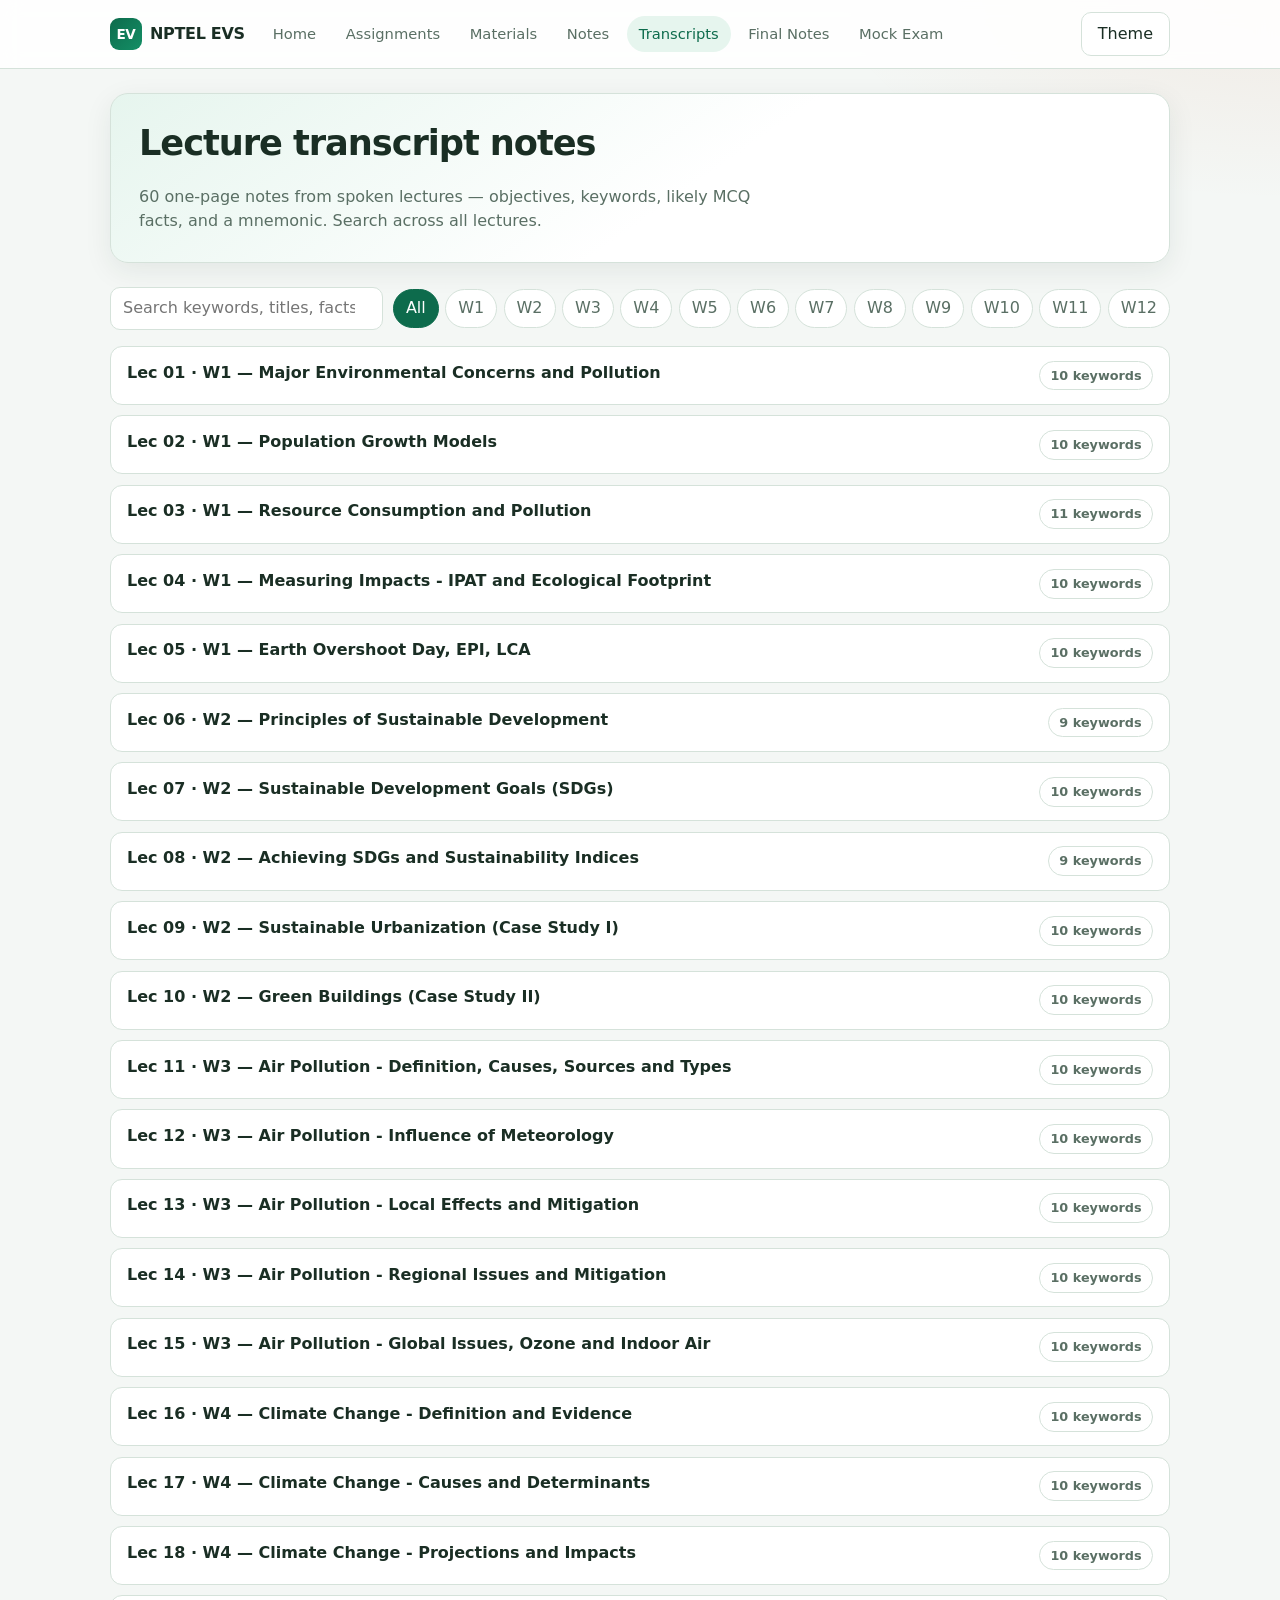
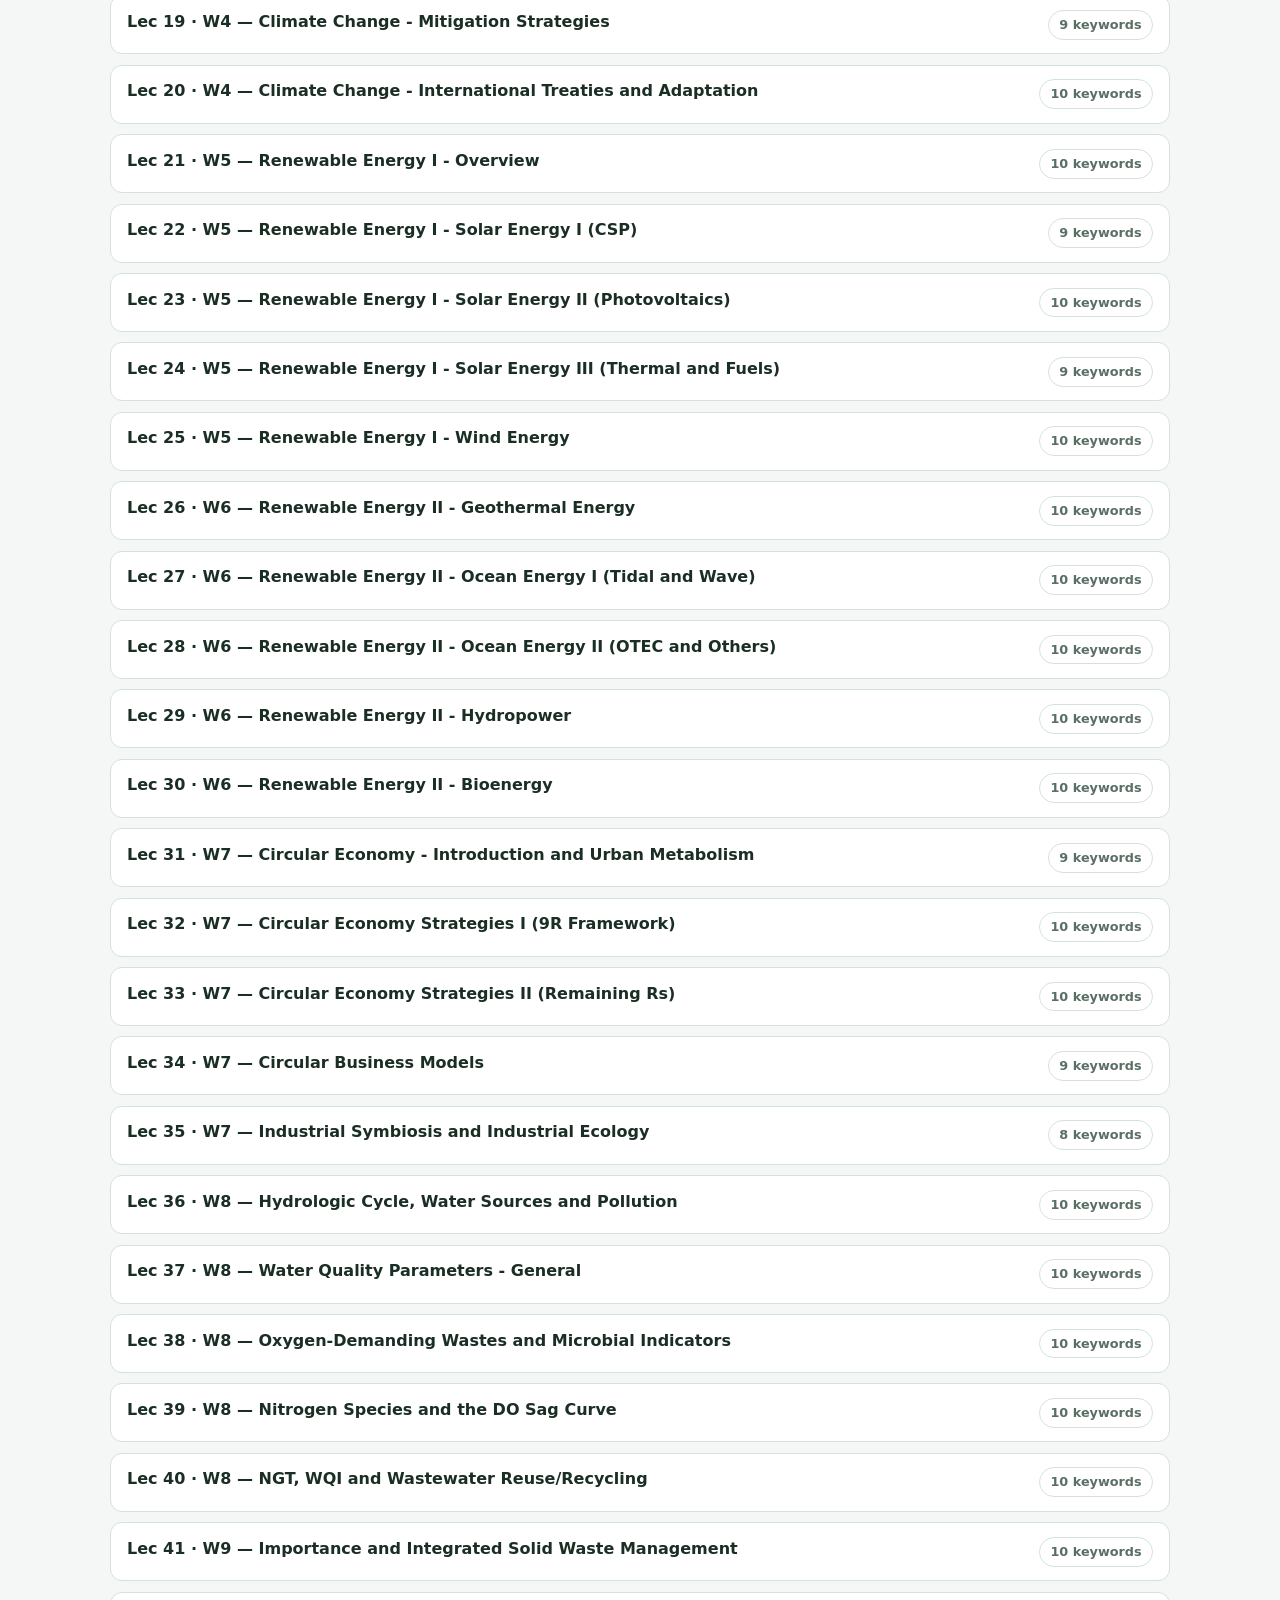
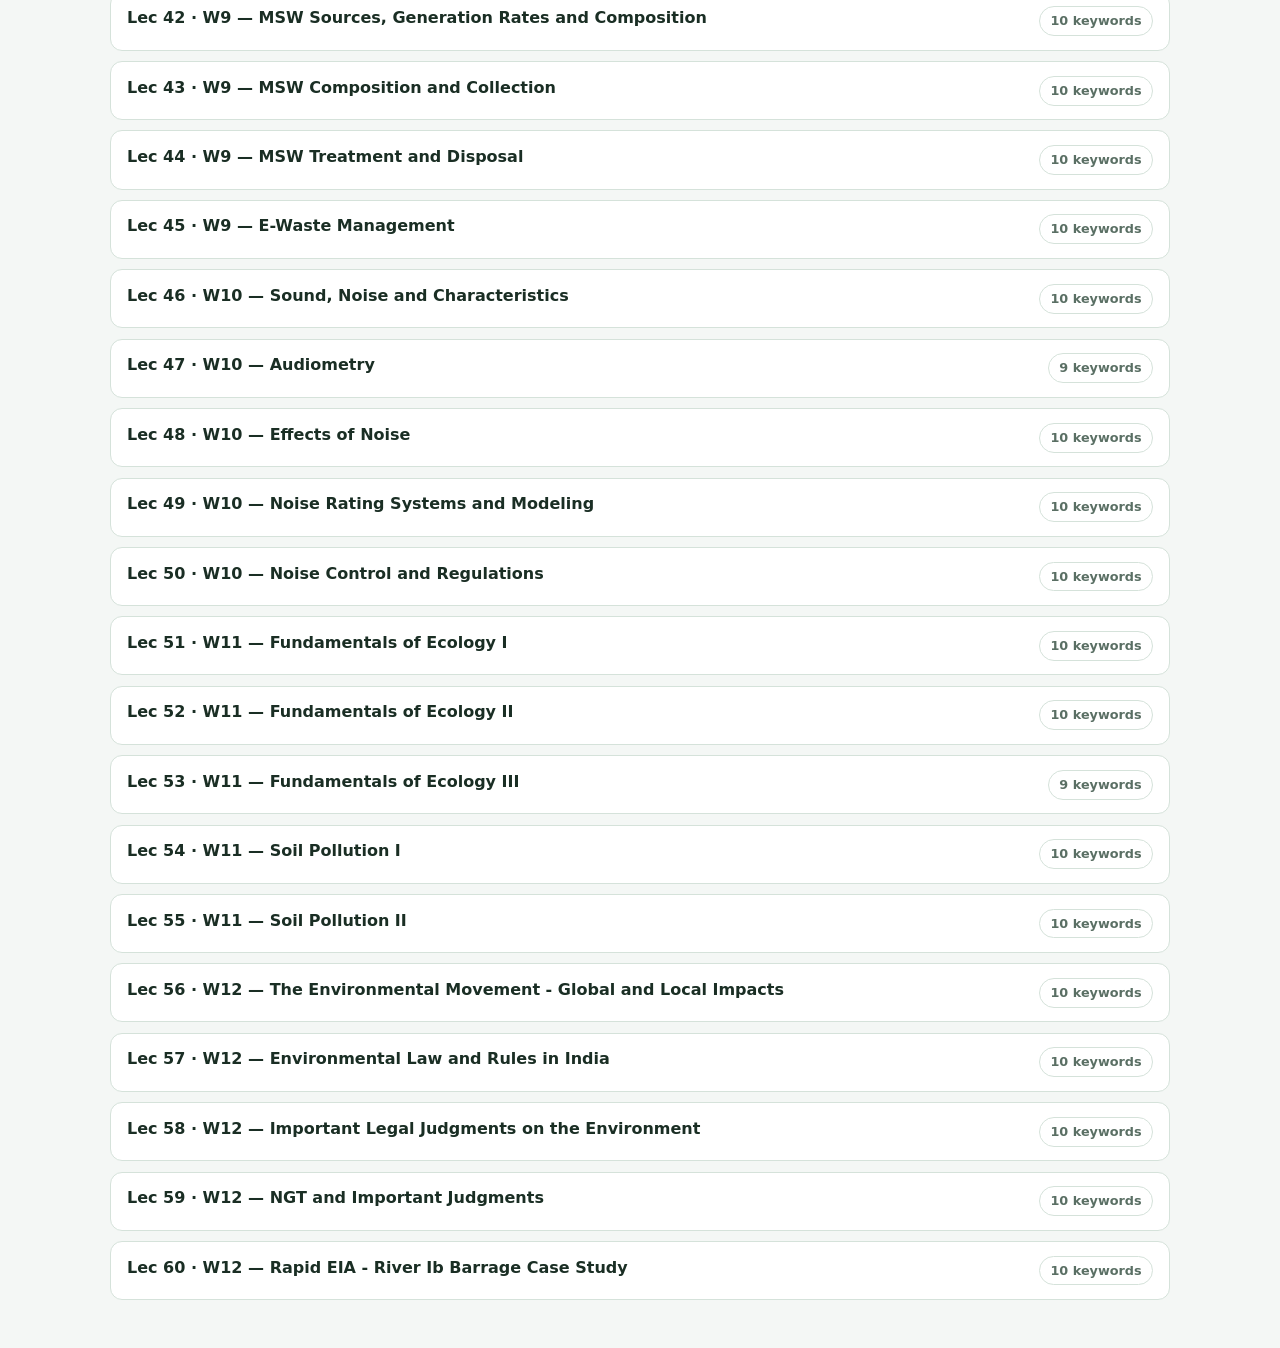
<file: transcripts.html>
<!DOCTYPE html>
<html lang="en">
<head>
  <meta charset="UTF-8" />
  <meta name="viewport" content="width=device-width, initial-scale=1" />
  <meta name="theme-color" content="#0f766e" />
  <meta name="mobile-web-app-capable" content="yes" />
  <meta name="apple-mobile-web-app-capable" content="yes" />
  <meta name="apple-mobile-web-app-status-bar-style" content="default" />
  <meta name="apple-mobile-web-app-title" content="NPTEL EVS" />
  <link rel="manifest" href="manifest.webmanifest" />
  <link rel="apple-touch-icon" href="icons/icon-192.png" />
  <title>Transcript Notes — NPTEL EVS</title>
  <link rel="stylesheet" href="css/styles.css" />
</head>
<body>
  <header class="topbar">
    <div class="topbar-inner">
      <a class="logo" href="index.html"><span class="logo-mark">EV</span> NPTEL EVS</a>
      <nav class="nav">
        <a href="index.html">Home</a>
        <a href="assignments.html">Assignments</a>
        <a href="materials.html">Materials</a>
        <a href="notes.html">Notes</a>
        <a href="transcripts.html" class="active">Transcripts</a>
        <a href="final.html">Final Notes</a>
        <a href="mock.html">Mock Exam</a>
      </nav>
      <div class="top-actions"><button class="btn btn-sm" id="themeToggle" type="button">Theme</button></div>
    </div>
  </header>

  <main class="wrap">
    <section class="hero">
      <h1>Lecture transcript notes</h1>
      <p>60 one-page notes from spoken lectures — objectives, keywords, likely MCQ facts, and a mnemonic. Search across all lectures.</p>
    </section>

    <div class="toolbar">
      <input type="search" id="search" placeholder="Search keywords, titles, facts…" style="min-width:220px;flex:1" />
      <div class="week-pills" id="weekPills" style="margin:0"></div>
    </div>

    <div id="content" class="lec-list"></div>
  </main>

  <script src="js/app.js"></script>
  <script>
    let lectures = [];
    let weekFilter = 0;

    async function init() {
      const [data, weeks] = await Promise.all([
        EVS.fetchJSON("data/transcript-notes.json"),
        EVS.fetchJSON("data/weeks.json"),
      ]);
      lectures = data.lectures || [];
      const params = new URLSearchParams(location.search);
      weekFilter = Number(params.get("week") || 0);

      const pills = document.getElementById("weekPills");
      pills.innerHTML =
        `<button class="week-pill ${weekFilter===0?"active":""}" data-w="0">All</button>` +
        weeks.map(w =>
          `<button class="week-pill ${weekFilter===w.week?"active":""}" data-w="${w.week}">W${w.week}</button>`
        ).join("");
      pills.querySelectorAll(".week-pill").forEach(b => {
        b.onclick = () => {
          weekFilter = Number(b.dataset.w);
          pills.querySelectorAll(".week-pill").forEach(x => x.classList.remove("active"));
          b.classList.add("active");
          render();
        };
      });
      document.getElementById("search").addEventListener("input", render);
      render();
    }

    function render() {
      const q = (document.getElementById("search").value || "").toLowerCase().trim();
      let list = lectures;
      if (weekFilter) list = list.filter(l => l.week === weekFilter);
      if (q) {
        list = list.filter(l => {
          const blob = [l.title, l.summary, ...(l.keywords||[]), ...(l.likelyFacts||[]), l.mnemonic||""]
            .join(" ").toLowerCase();
          return blob.includes(q);
        });
      }

      const root = document.getElementById("content");
      if (!list.length) {
        root.innerHTML = `<div class="empty">No lectures match.</div>`;
        return;
      }

      root.innerHTML = list.map(l => `
        <details class="lec-item" data-lec="${l.lec}">
          <summary>
            <span>Lec ${String(l.lec).padStart(2,"0")} · W${l.week} — ${esc(l.title)}</span>
            <span class="chip">${(l.keywords||[]).length} keywords</span>
          </summary>
          <div class="lec-body">
            <div class="note-block">
              <h4>Objectives</h4>
              <ul>${(l.objectives||[]).map(o=>`<li>${esc(o)}</li>`).join("")}</ul>
            </div>
            <div class="flag-row">${(l.keywords||[]).map(k=>`<span class="chip">${esc(k)}</span>`).join("")}</div>
            <div class="note-block">
              <h4>Likely MCQ facts</h4>
              <ul>${(l.likelyFacts||[]).map(f=>`<li>${esc(f)}</li>`).join("")}</ul>
            </div>
            ${l.mnemonic ? `<div class="note-block"><h4>Mnemonic</h4><p>${esc(l.mnemonic)}</p></div>` : ""}
            <div class="note-block"><h4>Summary</h4><p>${esc(l.summary)}</p></div>
          </div>
        </details>
      `).join("");

      root.querySelectorAll("details").forEach(d => {
        d.addEventListener("toggle", () => {
          if (d.open) EVS.markNoteRead("transcripts", d.dataset.lec);
        });
      });
    }

    function esc(s) {
      return String(s||"").replace(/&/g,"&amp;").replace(/</g,"&lt;").replace(/>/g,"&gt;");
    }

    init().catch(e => {
      document.getElementById("content").innerHTML = `<div class="empty">${e.message}</div>`;
    });
  </script>
</body>
</html>
</file>
<file: css/styles.css>
:root {
  --bg: #f4f7f5;
  --bg-elev: #ffffff;
  --ink: #1a2e24;
  --muted: #5a6f64;
  --line: #d5e2da;
  --brand: #0d6b4c;
  --brand-2: #148f66;
  --brand-soft: #e6f5ee;
  --accent: #c45c26;
  --accent-soft: #fff1e8;
  --ok: #1b7a45;
  --ok-bg: #e8f7ee;
  --bad: #b42318;
  --bad-bg: #fef3f2;
  --warn: #b54708;
  --warn-bg: #fffaeb;
  --shadow: 0 8px 28px rgba(26, 46, 36, 0.08);
  --radius: 14px;
  --font: "Segoe UI", "Source Sans 3", system-ui, sans-serif;
  --mono: "Cascadia Code", "Consolas", monospace;
}

[data-theme="dark"] {
  --bg: #0f1713;
  --bg-elev: #17221c;
  --ink: #e7f0ea;
  --muted: #9bb0a4;
  --line: #2a3b32;
  --brand: #3dba88;
  --brand-2: #2a9a6f;
  --brand-soft: #1a2f26;
  --accent: #e08955;
  --accent-soft: #2c2118;
  --ok: #4ade80;
  --ok-bg: #14261c;
  --bad: #f97066;
  --bad-bg: #2a1614;
  --warn: #fdb022;
  --warn-bg: #2a2114;
  --shadow: 0 8px 28px rgba(0, 0, 0, 0.35);
}

* { box-sizing: border-box; }
html { scroll-behavior: smooth; }
body {
  margin: 0;
  font-family: var(--font);
  background:
    radial-gradient(1200px 500px at 10% -10%, rgba(20, 143, 102, 0.12), transparent 60%),
    radial-gradient(900px 400px at 100% 0%, rgba(196, 92, 38, 0.08), transparent 50%),
    var(--bg);
  color: var(--ink);
  line-height: 1.55;
  min-height: 100vh;
}

a { color: var(--brand); text-decoration: none; }
a:hover { text-decoration: underline; }

.topbar {
  position: sticky; top: 0; z-index: 50;
  backdrop-filter: blur(10px);
  background: color-mix(in srgb, var(--bg-elev) 88%, transparent);
  border-bottom: 1px solid var(--line);
}
.topbar-inner {
  max-width: 1100px; margin: 0 auto;
  display: flex; align-items: center; gap: 1rem;
  padding: 0.75rem 1.25rem; flex-wrap: wrap;
}
.logo {
  font-weight: 700; letter-spacing: -0.02em;
  color: var(--ink); text-decoration: none;
  display: flex; align-items: center; gap: 0.5rem;
}
.logo-mark {
  width: 32px; height: 32px; border-radius: 9px;
  background: linear-gradient(135deg, var(--brand), var(--brand-2));
  display: grid; place-items: center; color: #fff; font-size: 0.85rem;
}
.nav { display: flex; gap: 0.35rem; flex-wrap: wrap; flex: 1; }
.nav a {
  padding: 0.4rem 0.75rem; border-radius: 999px;
  color: var(--muted); text-decoration: none; font-size: 0.92rem;
}
.nav a:hover, .nav a.active {
  background: var(--brand-soft); color: var(--brand); text-decoration: none;
}
.top-actions { display: flex; gap: 0.5rem; align-items: center; }

.btn, button.btn {
  appearance: none; border: 1px solid var(--line);
  background: var(--bg-elev); color: var(--ink);
  padding: 0.55rem 1rem; border-radius: 10px;
  font: inherit; cursor: pointer; transition: 0.15s ease;
}
.btn:hover { border-color: var(--brand); color: var(--brand); }
.btn-primary {
  background: var(--brand); border-color: var(--brand); color: #fff;
}
.btn-primary:hover { background: var(--brand-2); color: #fff; }
.btn-accent {
  background: var(--accent); border-color: var(--accent); color: #fff;
}
.btn-ghost { background: transparent; }
.btn-sm { padding: 0.35rem 0.7rem; font-size: 0.85rem; }
.btn:disabled { opacity: 0.45; cursor: not-allowed; }

.wrap { max-width: 1100px; margin: 0 auto; padding: 1.5rem 1.25rem 3rem; }

.hero {
  display: grid; gap: 1.25rem;
  padding: 1.75rem; border-radius: calc(var(--radius) + 4px);
  background: linear-gradient(145deg, var(--brand-soft), var(--bg-elev) 55%);
  border: 1px solid var(--line); box-shadow: var(--shadow);
  margin-bottom: 1.5rem;
}
.hero h1 {
  margin: 0; font-size: clamp(1.6rem, 3vw, 2.2rem);
  letter-spacing: -0.03em; line-height: 1.2;
}
.hero p { margin: 0; color: var(--muted); max-width: 62ch; }
.hero-meta { display: flex; flex-wrap: wrap; gap: 0.5rem; }
.chip {
  display: inline-flex; align-items: center; gap: 0.35rem;
  padding: 0.25rem 0.65rem; border-radius: 999px;
  background: var(--bg-elev); border: 1px solid var(--line);
  font-size: 0.8rem; color: var(--muted);
}
.chip.hot { background: var(--accent-soft); border-color: color-mix(in srgb, var(--accent) 35%, var(--line)); color: var(--accent); }
.chip.ok { background: var(--ok-bg); color: var(--ok); border-color: transparent; }

.grid { display: grid; gap: 1rem; }
.grid-2 { grid-template-columns: repeat(2, 1fr); }
.grid-3 { grid-template-columns: repeat(3, 1fr); }
.grid-4 { grid-template-columns: repeat(4, 1fr); }
@media (max-width: 900px) {
  .grid-3, .grid-4 { grid-template-columns: repeat(2, 1fr); }
}
@media (max-width: 640px) {
  .grid-2, .grid-3, .grid-4 { grid-template-columns: 1fr; }
  .nav { order: 3; width: 100%; }
}

.card {
  background: var(--bg-elev); border: 1px solid var(--line);
  border-radius: var(--radius); padding: 1.15rem 1.25rem;
  box-shadow: var(--shadow);
}
.card h2, .card h3 { margin: 0 0 0.5rem; letter-spacing: -0.02em; }
.card p { margin: 0 0 0.75rem; color: var(--muted); }
.card .actions { display: flex; flex-wrap: wrap; gap: 0.5rem; margin-top: 0.75rem; }

.section-title {
  display: flex; align-items: baseline; justify-content: space-between;
  gap: 1rem; margin: 1.75rem 0 0.85rem; flex-wrap: wrap;
}
.section-title h2 { margin: 0; font-size: 1.25rem; }

.progress-bar {
  height: 8px; background: var(--line); border-radius: 999px; overflow: hidden;
}
.progress-bar > span {
  display: block; height: 100%; background: linear-gradient(90deg, var(--brand), var(--brand-2));
  border-radius: inherit; transition: width 0.3s ease;
}

.week-pills { display: flex; flex-wrap: wrap; gap: 0.4rem; margin-bottom: 1rem; }
.week-pill {
  border: 1px solid var(--line); background: var(--bg-elev);
  padding: 0.4rem 0.75rem; border-radius: 999px; cursor: pointer;
  font: inherit; color: var(--muted);
}
.week-pill.active, .week-pill:hover {
  background: var(--brand); border-color: var(--brand); color: #fff;
}
.week-pill.weak { outline: 2px solid var(--accent); }

.toolbar {
  display: flex; flex-wrap: wrap; gap: 0.6rem; align-items: center;
  margin-bottom: 1rem;
}
.select, select, input[type="search"], input[type="text"] {
  font: inherit; padding: 0.5rem 0.75rem; border-radius: 10px;
  border: 1px solid var(--line); background: var(--bg-elev); color: var(--ink);
}

.quiz-shell { display: grid; gap: 1rem; }
@media (min-width: 900px) {
  .quiz-shell.with-side { grid-template-columns: 1fr 220px; }
}

.q-card .q-meta {
  display: flex; flex-wrap: wrap; gap: 0.4rem; margin-bottom: 0.75rem;
}
.q-stem { font-size: 1.05rem; font-weight: 600; margin-bottom: 1rem; white-space: pre-wrap; }
.options { display: grid; gap: 0.5rem; }
.option {
  display: flex; gap: 0.75rem; align-items: flex-start;
  padding: 0.75rem 0.9rem; border-radius: 12px;
  border: 1px solid var(--line); background: var(--bg);
  cursor: pointer; text-align: left; font: inherit; color: inherit;
}
.option:hover { border-color: var(--brand); }
.option.selected { border-color: var(--brand); background: var(--brand-soft); }
.option.correct { border-color: var(--ok); background: var(--ok-bg); }
.option.wrong { border-color: var(--bad); background: var(--bad-bg); }
.option .key {
  flex: 0 0 1.6rem; height: 1.6rem; border-radius: 8px;
  background: var(--bg-elev); border: 1px solid var(--line);
  display: grid; place-items: center; font-weight: 700; font-size: 0.8rem;
}
.option .mark {
  flex: 0 0 1.25rem; height: 1.25rem; margin-top: 0.15rem;
  border: 2px solid var(--muted); background: var(--bg-elev);
  display: grid; place-items: center; font-size: 0.75rem; color: transparent;
}
.option.mcq-opt .mark { border-radius: 50%; }
.option.msq-opt .mark { border-radius: 4px; }
.option.selected .mark {
  border-color: var(--brand); background: var(--brand); color: #fff;
}
.msq-banner {
  margin: 0 0 0.85rem; padding: 0.65rem 0.85rem; border-radius: 10px;
  background: var(--accent-soft); border: 1px solid color-mix(in srgb, var(--accent) 40%, var(--line));
  color: var(--accent); font-weight: 600; font-size: 0.92rem;
}
.msq-banner .sub { display: block; font-weight: 500; font-size: 0.82rem; opacity: 0.9; margin-top: 0.2rem; }
.sel-count { font-size: 0.85rem; color: var(--muted); }
.feedback {
  margin-top: 1rem; padding: 0.9rem 1rem; border-radius: 12px;
  background: var(--brand-soft); border: 1px solid var(--line);
}
.feedback.ok { background: var(--ok-bg); }
.feedback.bad { background: var(--bad-bg); }

.palette {
  display: grid; grid-template-columns: repeat(5, 1fr); gap: 0.35rem;
}
.palette button {
  aspect-ratio: 1; border-radius: 8px; border: 1px solid var(--line);
  background: var(--bg); font: inherit; cursor: pointer; color: var(--ink);
}
.palette button.answered { background: var(--brand-soft); border-color: var(--brand); }
.palette button.marked { outline: 2px solid var(--accent); }
.palette button.current { background: var(--brand); color: #fff; border-color: var(--brand); }
.palette button.wrong-review { background: var(--bad-bg); border-color: var(--bad); }
.palette button.ok-review { background: var(--ok-bg); border-color: var(--ok); }

.timer {
  font-family: var(--mono); font-weight: 700; font-size: 1.1rem;
  padding: 0.35rem 0.7rem; border-radius: 8px; background: var(--warn-bg);
  color: var(--warn);
}
.timer.warn { animation: pulse 1s infinite; }
@keyframes pulse {
  50% { opacity: 0.7; }
}

.note-block { margin-bottom: 1.25rem; }
.note-block h4 { margin: 0 0 0.4rem; color: var(--brand); }
.note-block ul { margin: 0; padding-left: 1.15rem; }
.note-block li { margin-bottom: 0.3rem; }
.flag-row { display: flex; flex-wrap: wrap; gap: 0.4rem; margin: 0.5rem 0 1rem; }
.flag {
  font-size: 0.78rem; padding: 0.2rem 0.55rem; border-radius: 6px;
  background: var(--accent-soft); color: var(--accent);
}

.compare {
  width: 100%; border-collapse: collapse; font-size: 0.9rem; margin: 0.5rem 0 1rem;
}
.compare th, .compare td {
  border: 1px solid var(--line); padding: 0.45rem 0.6rem; text-align: left;
}
.compare th { background: var(--brand-soft); }

.formula-grid { display: grid; gap: 0.75rem; grid-template-columns: repeat(auto-fill, minmax(240px, 1fr)); }
.formula-card {
  border: 1px solid var(--line); border-radius: 12px; padding: 0.9rem;
  background: var(--bg);
}
.formula-card code {
  display: block; margin: 0.4rem 0; padding: 0.5rem;
  background: var(--brand-soft); border-radius: 8px;
  font-family: var(--mono); font-size: 0.88rem;
}

.flash-card {
  min-height: 220px; display: grid; place-items: center; text-align: center;
  padding: 1.5rem; border-radius: var(--radius);
  background: linear-gradient(160deg, var(--bg-elev), var(--brand-soft));
  border: 1px solid var(--line); cursor: pointer; user-select: none;
}
.flash-card .hint { font-size: 0.8rem; color: var(--muted); margin-top: 0.75rem; }
.palace {
  display: grid; gap: 0.6rem;
}
.palace-step {
  display: grid; grid-template-columns: 48px 1fr; gap: 0.75rem;
  padding: 0.85rem; border-radius: 12px; border: 1px solid var(--line);
  background: var(--bg);
}
.palace-num {
  width: 48px; height: 48px; border-radius: 12px;
  background: var(--brand); color: #fff; display: grid; place-items: center;
  font-weight: 700;
}

.empty {
  padding: 2rem; text-align: center; color: var(--muted);
  border: 1px dashed var(--line); border-radius: var(--radius);
}

.footer-note {
  margin-top: 2rem; padding-top: 1rem; border-top: 1px solid var(--line);
  color: var(--muted); font-size: 0.85rem;
}

.kbd {
  font-family: var(--mono); font-size: 0.75rem;
  padding: 0.1rem 0.35rem; border-radius: 4px;
  border: 1px solid var(--line); background: var(--bg);
}

.score-big {
  font-size: 2.5rem; font-weight: 800; letter-spacing: -0.04em;
  color: var(--brand);
}

.tabs { display: flex; gap: 0.35rem; flex-wrap: wrap; margin-bottom: 1rem; }
.tab {
  padding: 0.45rem 0.85rem; border-radius: 999px; border: 1px solid var(--line);
  background: var(--bg-elev); cursor: pointer; font: inherit; color: var(--muted);
}
.tab.active { background: var(--brand); color: #fff; border-color: var(--brand); }

.lec-list { display: grid; gap: 0.65rem; }
.lec-item {
  border: 1px solid var(--line); border-radius: 12px; background: var(--bg-elev);
  overflow: hidden;
}
.lec-item summary {
  cursor: pointer; padding: 0.85rem 1rem; font-weight: 600;
  list-style: none; display: flex; justify-content: space-between; gap: 1rem;
}
.lec-item summary::-webkit-details-marker { display: none; }
.lec-body { padding: 0 1rem 1rem; border-top: 1px solid var(--line); }

.plan-day {
  border-left: 4px solid var(--brand); padding-left: 1rem; margin-bottom: 1rem;
}
.plan-day.day2 { border-color: var(--accent); }

.sr-only {
  position: absolute; width: 1px; height: 1px; padding: 0; margin: -1px;
  overflow: hidden; clip: rect(0,0,0,0); border: 0;
}

/* Week Notes page */
.notes-layout {
  display: grid;
  gap: 1rem;
  align-items: start;
}
@media (min-width: 960px) {
  .notes-layout {
    grid-template-columns: 200px 1fr;
  }
}
.notes-toc {
  position: sticky;
  top: 72px;
  padding: 1rem !important;
}
.notes-toc h3 {
  margin: 0 0 0.6rem;
  font-size: 0.85rem;
  text-transform: uppercase;
  letter-spacing: 0.04em;
  color: var(--muted);
}
.notes-toc nav {
  display: flex;
  flex-direction: column;
  gap: 0.25rem;
}
.notes-toc a {
  font-size: 0.88rem;
  color: var(--muted);
  text-decoration: none;
  padding: 0.25rem 0.4rem;
  border-radius: 6px;
  line-height: 1.35;
}
.notes-toc a:hover {
  background: var(--brand-soft);
  color: var(--brand);
  text-decoration: none;
}
@media (max-width: 959px) {
  .notes-toc {
    position: static;
  }
  .notes-toc nav {
    flex-direction: row;
    flex-wrap: wrap;
    gap: 0.35rem;
  }
  .notes-toc a {
    border: 1px solid var(--line);
    padding: 0.3rem 0.55rem;
    border-radius: 999px;
  }
}
.notes-article h2 { margin-bottom: 0.35rem; }
.notes-article .muted, .muted { color: var(--muted); }
.note-section {
  margin-top: 1.5rem;
  padding-top: 0.75rem;
  border-top: 1px solid var(--line);
  scroll-margin-top: 80px;
}
.note-section h3 {
  margin: 0 0 0.65rem;
  font-size: 1.15rem;
  display: flex;
  flex-wrap: wrap;
  align-items: center;
  gap: 0.5rem;
}
.glance-list li { margin-bottom: 0.35rem; }
.def-list { list-style: none; padding-left: 0; }
.def-list > li {
  margin-bottom: 0.85rem;
  padding: 0.75rem 0.9rem;
  border-radius: 10px;
  background: var(--bg);
  border: 1px solid var(--line);
}
.def-trap {
  margin-top: 0.4rem;
  font-size: 0.9rem;
  color: var(--warn);
}
.note-formula {
  display: grid;
  gap: 0.35rem;
  margin: 0.75rem 0;
  padding: 0.85rem 1rem;
  border-radius: 12px;
  background: var(--brand-soft);
  border: 1px solid var(--line);
}
.note-formula code {
  font-family: var(--mono);
  font-size: 0.95rem;
  font-weight: 600;
}
.note-formula-use {
  font-size: 0.88rem;
  color: var(--muted);
}
.note-callout {
  margin: 0.75rem 0;
  padding: 0.75rem 0.9rem;
  border-radius: 10px;
  border-left: 4px solid var(--brand);
  background: var(--brand-soft);
  font-size: 0.95rem;
}
.note-callout.trap {
  border-left-color: var(--warn);
  background: var(--warn-bg);
}
.note-callout.link {
  border-left-color: var(--accent);
  background: var(--accent-soft);
}
.note-callout.exam {
  border-left-color: var(--brand);
}
.checklist {
  list-style: none;
  padding-left: 0;
}
.checklist li {
  position: relative;
  padding: 0.4rem 0.4rem 0.4rem 1.75rem;
  border-bottom: 1px solid var(--line);
}
.checklist li::before {
  content: "☐";
  position: absolute;
  left: 0.25rem;
  color: var(--brand);
}
</file>
